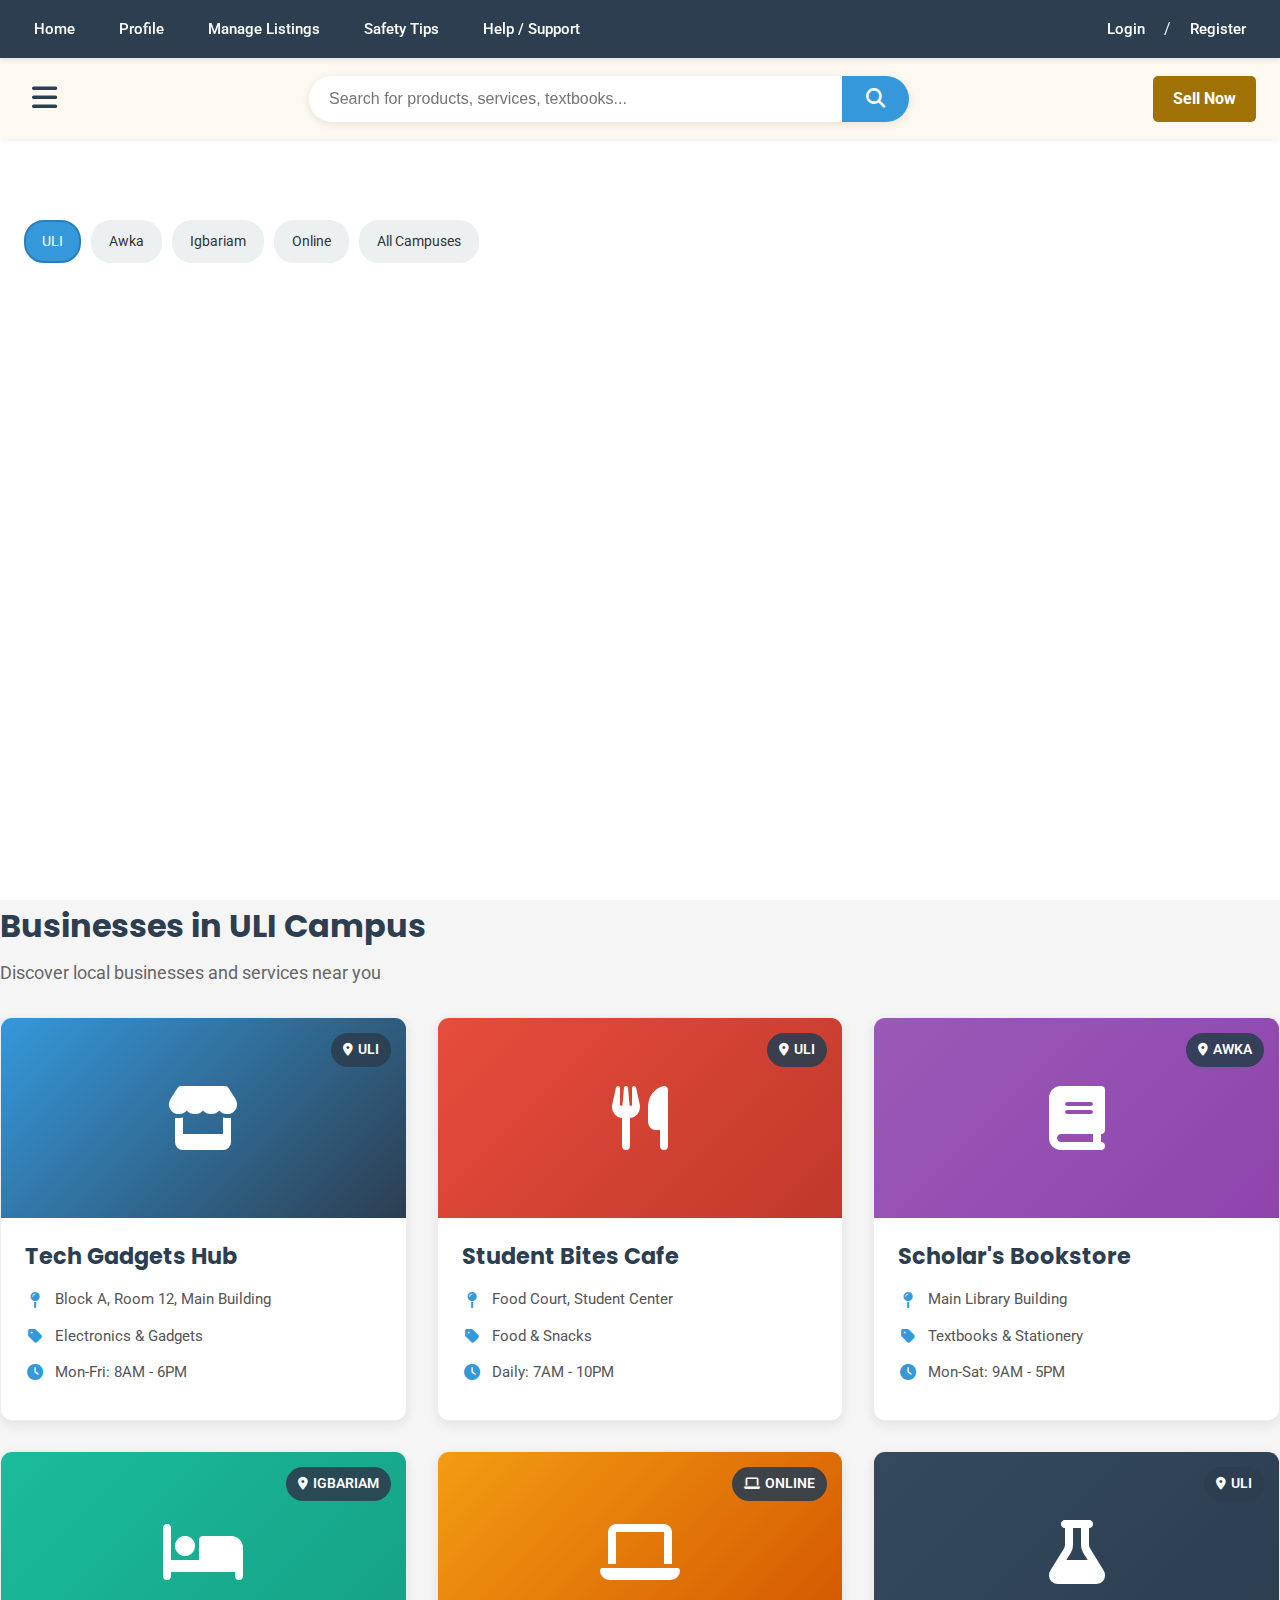
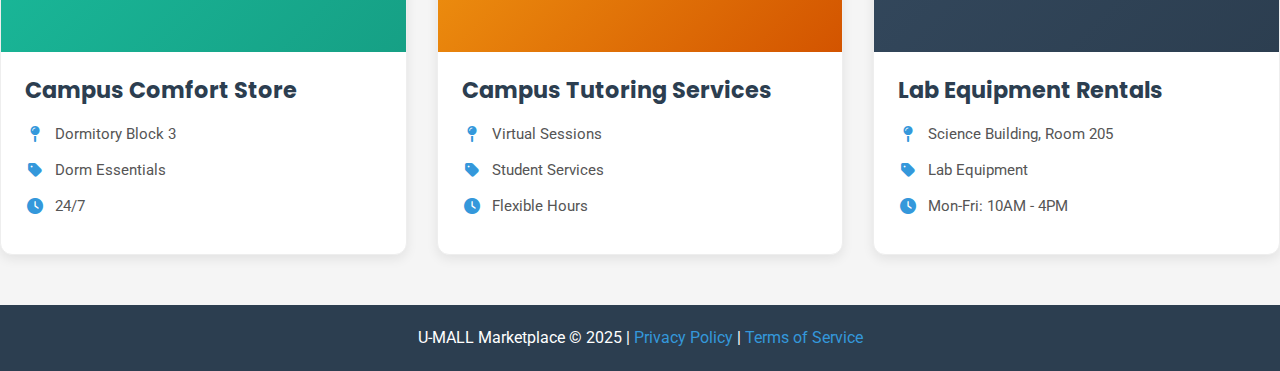
<file: public/index.html>
<!DOCTYPE html>
<html lang="en">
<head>
    <meta charset="UTF-8">
    <meta name="viewport" content="width=device-width, initial-scale=1.0">
    <title>Cell Noun - Campus Marketplace</title>
    <link rel="stylesheet" href="CSS/header-component.css">
    <link rel="stylesheet" href="CSS/index.css">
    <link rel="stylesheet" href="https://cdnjs.cloudflare.com/ajax/libs/font-awesome/6.4.0/css/all.min.css">
    <link rel="preconnect" href="https://fonts.googleapis.com">
    <link rel="preconnect" href="https://fonts.gstatic.com" crossorigin>
    <link href="https://fonts.googleapis.com/css2?family=Poppins:wght@300;400;500;600;700&family=Roboto:wght@300;400;500&display=swap" rel="stylesheet">
</head>
<body>

    <!-- Header will be inserted here -->
    <div id="header-placeholder"></div>

    <!-- Main container -->
    <div class="container">
        
        <!-- Upper column with two rows -->
        <header class="header">
            <!-- Header component will be loaded here -->
            <div id="header-component"></div>
            
            <!-- Second row with milky/cream background -->
            <div class="second-row">
                <div class="menu-icon-container">
                    <button id="menu-toggle" class="menu-toggle" aria-label="Toggle menu">
                        <i class="fas fa-bars"></i>
                    </button>
                </div>
                
                <div class="search-container">
                    <div class="search-bar">
                        <input type="text" id="search-input" placeholder="Search for products, services, textbooks...">
                        <button id="search-button" class="search-button">
                            <i class="fas fa-search"></i>
                        </button>
                    </div>
                </div>
                
                <div class="sell-now-tab">
                    <a href="sign.html#signin-form" class="sell-link">Sell Now</a>
                </div>
            </div>
        </header>
        
        <!-- Side menu panel (hidden by default) -->
        <nav id="side-menu" class="side-menu">
            <div class="menu-header">
                <h2>Filter by Campus</h2>
                <button id="close-menu" class="close-menu" aria-label="Close menu">
                    <i class="fas fa-times"></i>
                </button>
            </div>
            
            <div class="campus-filter">
                <div class="filter-header">
                    <i class="fas fa-university"></i>
                    <h3>Select Campus</h3>
                </div>
                <ul class="campus-list">
                    <li class="campus-item" data-campus="all">
                        <i class="fas fa-globe"></i>
                        <span>All Campuses</span>
                        <span class="campus-count">(45)</span>
                    </li>
                    <li class="campus-item active" data-campus="uli">
                        <i class="fas fa-map-marker-alt"></i>
                        <span>ULI Campus</span>
                        <span class="campus-count">(18)</span>
                    </li>
                    <li class="campus-item" data-campus="awka">
                        <i class="fas fa-map-marker-alt"></i>
                        <span>Awka Campus</span>
                        <span class="campus-count">(15)</span>
                    </li>
                    <li class="campus-item" data-campus="igbariam">
                        <i class="fas fa-map-marker-alt"></i>
                        <span>Igbariam Campus</span>
                        <span class="campus-count">(12)</span>
                    </li>
                    <li class="campus-item" data-campus="online">
                        <i class="fas fa-laptop"></i>
                        <span>Online Services</span>
                        <span class="campus-count">(25)</span>
                    </li>
                </ul>
            </div>
            
            <div class="category-section">
                <div class="filter-header">
                    <i class="fas fa-list"></i>
                    <h3>Categories</h3>
                </div>
                <ul class="menu-list">
                    <li class="menu-item">
                        <a href="#">
                            <i class="fas fa-bed"></i>
                            Dorm and Room Materials
                            <span class="category-count">(23)</span>
                        </a>
                    </li>
                    <li class="menu-item">
                        <a href="#">
                            <i class="fas fa-utensils"></i>
                            Food and Snacks
                            <span class="category-count">(31)</span>
                        </a>
                    </li>
                    <li class="menu-item">
                        <a href="#">
                            <i class="fas fa-flask"></i>
                            Medical/Laboratory Equipment
                            <span class="category-count">(12)</span>
                        </a>
                    </li>
                    <li class="menu-item">
                        <a href="#">
                            <i class="fas fa-user-graduate"></i>
                            Student Services
                            <span class="category-count">(28)</span>
                        </a>
                    </li>
                    <li class="menu-item">
                        <a href="#">
                            <i class="fas fa-book"></i>
                            Textbooks for Sale
                            <span class="campus-count">(42)</span>
                        </a>
                    </li>
                    <li class="menu-item">
                        <a href="#">
                            <i class="fas fa-hotel"></i>
                            Lodges and Accommodation
                            <span class="category-count">(19)</span>
                        </a>
                    </li>
                </ul>
            </div>
            
            <div class="menu-footer">
                <p>© 2023 Cell Noun. All rights reserved.</p>
            </div>
        </nav>
        
        <!-- Overlay for menu background (hidden by default) -->
        <div id="overlay" class="overlay"></div>
        
        <!-- Main content area with business cards -->
        <main class="main-content">
            <div class="content-wrapper">

                <!-- Campus filter chips -->
              
                        
                       
                    </div>
                    <div class="campus-chips-container">
                        <span class="chip active" data-campus="uli">ULI</span>
                        <span class="chip" data-campus="awka">Awka</span>
                        <span class="chip" data-campus="igbariam">Igbariam</span>
                        <span class="chip" data-campus="online">Online</span>
                        <span class="chip" data-campus="all">All Campuses</span>
                    </div>
                </div>
                
                <!-- Business cards grid -->
                <section class="business-cards-section">
                    <h2 class="section-title">Businesses in ULI Campus</h2>
                    <p class="section-subtitle">Discover local businesses and services near you</p>
                    
                    <div class="business-cards-grid">
                        <!-- Business Card 1 -->
                        <a href="display.html?id=1" class="business-card" data-campus="uli">
                            <div class="business-image">
                                <div class="image-placeholder">
                                    <i class="fas fa-store"></i>
                                </div>
                                <div class="campus-badge">
                                    <i class="fas fa-map-marker-alt"></i> ULI
                                </div>
                            </div>
                            <div class="business-info">
                                <h3 class="business-name">Tech Gadgets Hub</h3>
                                <div class="business-location">
                                    <i class="fas fa-map-pin"></i>
                                    <span>Block A, Room 12, Main Building</span>
                                </div>
                                <div class="business-category">
                                    <i class="fas fa-tag"></i>
                                    <span>Electronics & Gadgets</span>
                                </div>
                                <div class="business-hours">
                                    <i class="fas fa-clock"></i>
                                    <span>Mon-Fri: 8AM - 6PM</span>
                                </div>
                            </div>
                        </a>
                        
                        <!-- Business Card 2 -->
                        <a href="display.html?id=2" class="business-card" data-campus="uli">
                            <div class="business-image">
                                <div class="image-placeholder food">
                                    <i class="fas fa-utensils"></i>
                                </div>
                                <div class="campus-badge">
                                    <i class="fas fa-map-marker-alt"></i> ULI
                                </div>
                            </div>
                            <div class="business-info">
                                <h3 class="business-name">Student Bites Cafe</h3>
                                <div class="business-location">
                                    <i class="fas fa-map-pin"></i>
                                    <span>Food Court, Student Center</span>
                                </div>
                                <div class="business-category">
                                    <i class="fas fa-tag"></i>
                                    <span>Food & Snacks</span>
                                </div>
                                <div class="business-hours">
                                    <i class="fas fa-clock"></i>
                                    <span>Daily: 7AM - 10PM</span>
                                </div>
                            </div>
                        </a>
                        
                        <!-- Business Card 3 -->
                        <a href="display.html?id=3" class="business-card" data-campus="awka">
                            <div class="business-image">
                                <div class="image-placeholder books">
                                    <i class="fas fa-book"></i>
                                </div>
                                <div class="campus-badge">
                                    <i class="fas fa-map-marker-alt"></i> AWKA
                                </div>
                            </div>
                            <div class="business-info">
                                <h3 class="business-name">Scholar's Bookstore</h3>
                                <div class="business-location">
                                    <i class="fas fa-map-pin"></i>
                                    <span>Main Library Building</span>
                                </div>
                                <div class="business-category">
                                    <i class="fas fa-tag"></i>
                                    <span>Textbooks & Stationery</span>
                                </div>
                                <div class="business-hours">
                                    <i class="fas fa-clock"></i>
                                    <span>Mon-Sat: 9AM - 5PM</span>
                                </div>
                            </div>
                        </a>
                        
                        <!-- Business Card 4 -->
                        <a href="display.html?id=4" class="business-card" data-campus="igbariam">
                            <div class="business-image">
                                <div class="image-placeholder dorm">
                                    <i class="fas fa-bed"></i>
                                </div>
                                <div class="campus-badge">
                                    <i class="fas fa-map-marker-alt"></i> IGBARIAM
                                </div>
                            </div>
                            <div class="business-info">
                                <h3 class="business-name">Campus Comfort Store</h3>
                                <div class="business-location">
                                    <i class="fas fa-map-pin"></i>
                                    <span>Dormitory Block 3</span>
                                </div>
                                <div class="business-category">
                                    <i class="fas fa-tag"></i>
                                    <span>Dorm Essentials</span>
                                </div>
                                <div class="business-hours">
                                    <i class="fas fa-clock"></i>
                                    <span>24/7</span>
                                </div>
                            </div>
                        </a>
                        
                        <!-- Business Card 5 -->
                        <a href="display.html?id=5" class="business-card" data-campus="online">
                            <div class="business-image">
                                <div class="image-placeholder online">
                                    <i class="fas fa-laptop"></i>
                                </div>
                                <div class="campus-badge">
                                    <i class="fas fa-laptop"></i> ONLINE
                                </div>
                            </div>
                            <div class="business-info">
                                <h3 class="business-name">Campus Tutoring Services</h3>
                                <div class="business-location">
                                    <i class="fas fa-map-pin"></i>
                                    <span>Virtual Sessions</span>
                                </div>
                                <div class="business-category">
                                    <i class="fas fa-tag"></i>
                                    <span>Student Services</span>
                                </div>
                                <div class="business-hours">
                                    <i class="fas fa-clock"></i>
                                    <span>Flexible Hours</span>
                                </div>
                            </div>
                        </a>
                        
                        <!-- Business Card 6 -->
                        <a href="display.html?id=6" class="business-card" data-campus="uli">
                            <div class="business-image">
                                <div class="image-placeholder lab">
                                    <i class="fas fa-flask"></i>
                                </div>
                                <div class="campus-badge">
                                    <i class="fas fa-map-marker-alt"></i> ULI
                                </div>
                            </div>
                            <div class="business-info">
                                <h3 class="business-name">Lab Equipment Rentals</h3>
                                <div class="business-location">
                                    <i class="fas fa-map-pin"></i>
                                    <span>Science Building, Room 205</span>
                                </div>
                                <div class="business-category">
                                    <i class="fas fa-tag"></i>
                                    <span>Lab Equipment</span>
                                </div>
                                <div class="business-hours">
                                    <i class="fas fa-clock"></i>
                                    <span>Mon-Fri: 10AM - 4PM</span>
                                </div>
                            </div>
                        </a>
                    </div>
                </section>
                
                <!-- No results message (hidden by default) -->
                <div id="no-results" class="no-results" style="display: none;">
                    <i class="fas fa-search"></i>
                    <h3>No businesses found</h3>
                    <p>Try selecting a different campus or search term</p>
                </div>
            </div>
        </main>
        
        <footer class="footer">
            <p>U-MALL Marketplace &copy; 2025 | <a href="#">Privacy Policy</a> | <a href="#">Terms of Service</a></p>
        </footer>
    </div>

    <!-- JavaScript to load header component -->
    <script>
        // Load header component
        function loadHeader() {
            fetch('header-component.html')
                .then(response => response.text())
                .then(data => {
                    document.getElementById('header-component').innerHTML = data;
                })
                .catch(error => {
                    console.error('Error loading header component:', error);
                    // Fallback header in case fetch fails
                    document.getElementById('header-component').innerHTML = `
                        <div class="top-row">
                            <div class="top-left">
                                <a href="#" class="top-link">Safety Tips</a>
                                <a href="#" class="top-link">Help / Support</a>
                            </div>
                            <div class="top-right">
                                <a href="sign.html#signin-form" class="top-link">Login</a>
                                <span class="slash">/</span>
                                <a href="sign.html#signup-form" class="top-link">Register</a>
                            </div>
                        </div>
                    `;
                });
        }
        
        // Load header when DOM is ready
        document.addEventListener('DOMContentLoaded', loadHeader);
    </script>
    
    <script src="JS/index.js"></script>
</body>
</html>
</file>
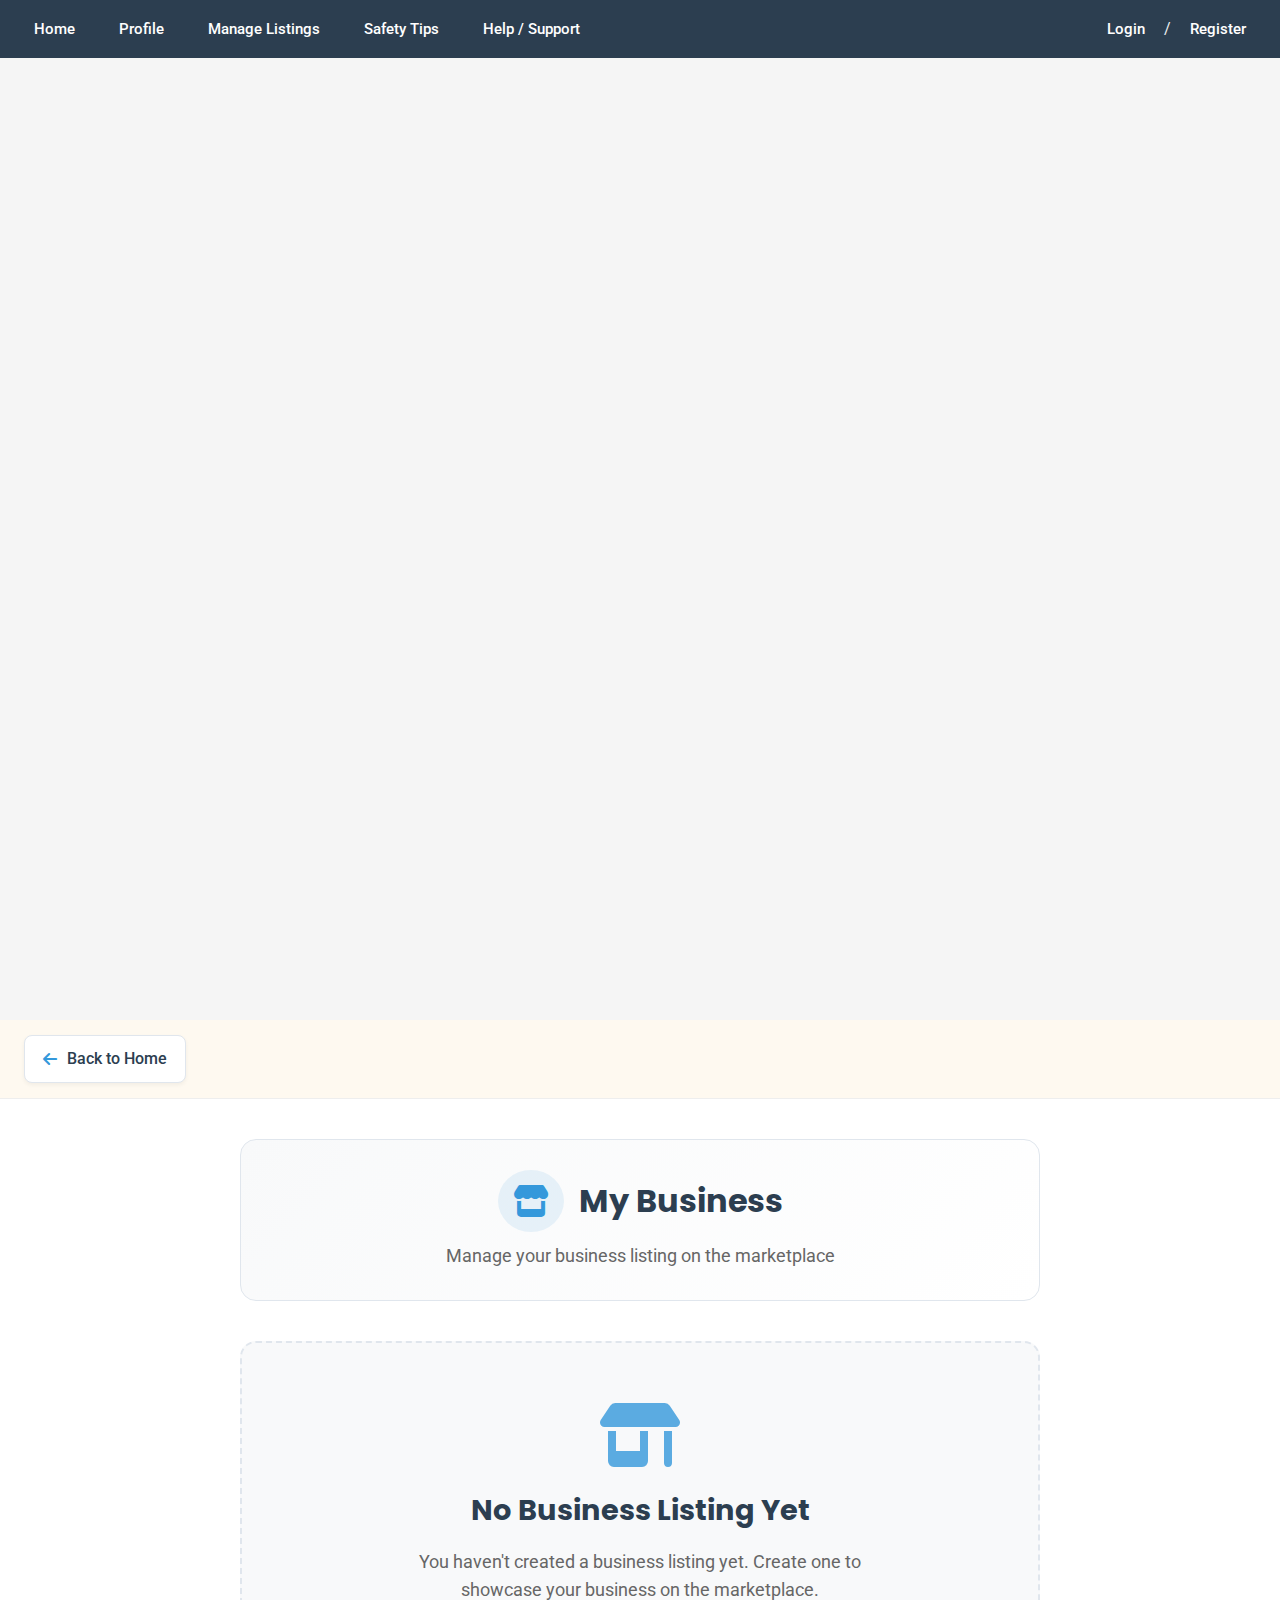
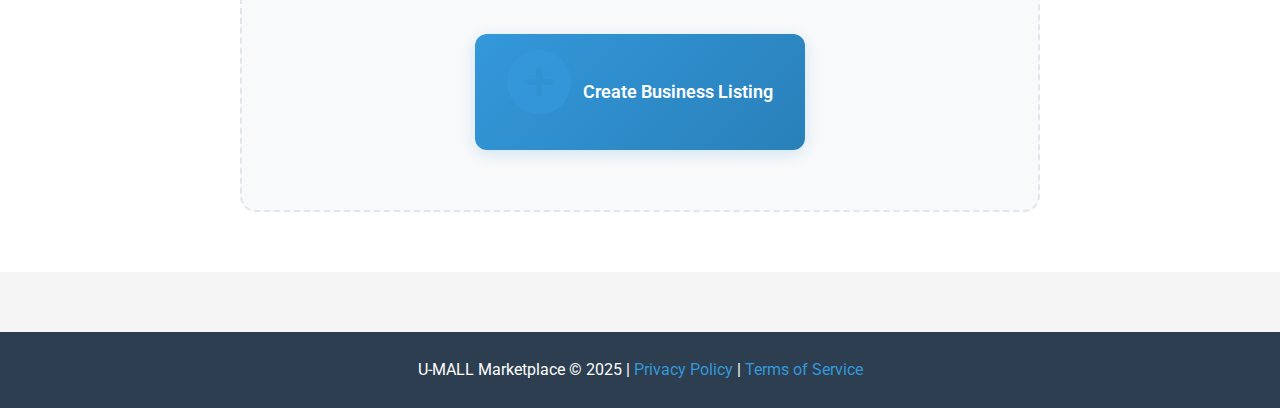
<file: public/manage-listing.html>
<!DOCTYPE html>
<html lang="en">
<head>
    <meta charset="UTF-8">
    <meta name="viewport" content="width=device-width, initial-scale=1.0">
    <title>My Business - Cell Noun</title>
    <link rel="stylesheet" href="https://cdnjs.cloudflare.com/ajax/libs/font-awesome/6.4.0/css/all.min.css">
    <link rel="preconnect" href="https://fonts.googleapis.com">
    <link rel="preconnect" href="https://fonts.gstatic.com" crossorigin>
    <link href="https://fonts.googleapis.com/css2?family=Poppins:wght@300;400;500;600;700&family=Roboto:wght@300;400;500&display=swap" rel="stylesheet">
    <style>
       /* Reset and base styles */
        * {
            margin: 0;
            padding: 0;
            box-sizing: border-box;
        }

        body {
            font-family: 'Roboto', sans-serif;
            line-height: 1.6;
            color: #333;
            background-color: #f5f5f5;
        }

        .container {
            display: flex;
            flex-direction: column;
            min-height: 100vh;
        }

        /* Header styles */
        .header {
            width: 100%;
            position: fixed;
            top: 0;
            z-index: 100;
            background-color: #2c3e50;
        }

        /* Top row - Hidden on mobile, visible on desktop */
        .top-row {
            display: none;
        }

       

    

      
       

        /* Back button container */
        .back-container {
            background-color: #fef9f0;
            padding: 15px 24px;
           
            border-bottom: 1px solid #eee;
            position: relative;
            top: 120px;
            z-index: 90;
        }

        .back-button {
            display: inline-flex;
            align-items: center;
            gap: 10px;
            text-decoration: none;
            color: #2c3e50;
            font-weight: 500;
            padding: 10px 18px;
            border-radius: 8px;
            background-color: white;
            border: 1px solid #e0e6ed;
            transition: all 0.3s;
            box-shadow: 0 2px 4px rgba(0,0,0,0.05);
        }

        .back-button:hover {
            background-color: #3498db;
            color: white;
            border-color: #3498db;
            transform: translateX(-3px);
            box-shadow: 0 4px 8px rgba(52, 152, 219, 0.2);
        }

        .back-button:hover i {
            color: white;
        }

        .back-button i {
            color: #3498db;
            transition: color 0.3s;
        }

        /* Main content */
        .main-content {
            flex-grow: 1;
            background-color: white;
            padding: 40px 24px;
            margin-top: 120px;
        }

        .content-wrapper {
            max-width: 800px;
            margin: 0 auto;
            width: 100%;
        }

        /* Page header - Simplified */
        .page-header {
            margin-bottom: 40px;
            padding: 30px;
            background: linear-gradient(135deg, #f8f9fa 0%, #ffffff 100%);
            border-radius: 16px;
            border: 1px solid #e0e6ed;
            text-align: center;
        }

        .page-header h1 {
            font-family: 'Poppins', sans-serif;
            font-size: 2rem;
            color: #2c3e50;
            margin-bottom: 10px;
            display: flex;
            align-items: center;
            justify-content: center;
            gap: 15px;
        }

        .page-header h1 i {
            color: #3498db;
            background-color: rgba(52, 152, 219, 0.1);
            padding: 15px;
            border-radius: 50%;
        }

        .page-header p {
            color: #666;
            font-size: 1.1rem;
            max-width: 600px;
            margin: 0 auto;
            line-height: 1.6;
        }

        /* Business card - Simplified */
        .business-card {
            background-color: white;
            border-radius: 16px;
            overflow: hidden;
            box-shadow: 0 4px 20px rgba(0,0,0,0.08);
            border: 1px solid #e0e6ed;
            margin-bottom: 30px;
            transition: transform 0.3s, box-shadow 0.3s;
        }

        .business-card:hover {
            transform: translateY(-5px);
            box-shadow: 0 8px 30px rgba(0,0,0,0.12);
        }

        .business-header {
            background: linear-gradient(135deg, #3498db 0%, #2c3e50 100%);
            padding: 30px;
            position: relative;
            color: white;
        }

        .business-header-content {
            display: flex;
            align-items: center;
            gap: 20px;
        }

        .business-icon {
            font-size: 2.5rem;
            background-color: rgba(255, 255, 255, 0.2);
            padding: 20px;
            border-radius: 50%;
            display: flex;
            align-items: center;
            justify-content: center;
            width: 80px;
            height: 80px;
        }

        .business-title {
            flex: 1;
        }

        .business-title h3 {
            font-family: 'Poppins', sans-serif;
            font-size: 1.8rem;
            margin-bottom: 8px;
            color: white;
        }

        .status-badge {
            position: absolute;
            top: 20px;
            right: 20px;
            padding: 8px 16px;
            border-radius: 20px;
            font-size: 0.9rem;
            font-weight: 600;
            color: white;
            background-color: rgba(46, 204, 113, 0.9);
            backdrop-filter: blur(10px);
        }

        /* Business info - Simplified */
        .business-info {
            padding: 30px;
        }

        .info-grid {
            display: grid;
            grid-template-columns: repeat(auto-fit, minmax(250px, 1fr));
            gap: 20px;
            margin-bottom: 30px;
        }

        .info-item {
            display: flex;
            align-items: flex-start;
            gap: 15px;
            padding: 20px;
            background-color: #f8f9fa;
            border-radius: 12px;
            border: 1px solid #e0e6ed;
            transition: all 0.3s;
        }

        .info-item:hover {
            background-color: #e8f4fc;
            border-color: #3498db;
            transform: translateY(-2px);
        }

        .info-item i {
            color: #3498db;
            font-size: 1.2rem;
            margin-top: 2px;
            min-width: 20px;
        }

        .info-content {
            flex: 1;
        }

        .info-label {
            display: block;
            font-size: 0.9rem;
            color: #666;
            margin-bottom: 5px;
            font-weight: 500;
        }

        .info-value {
            display: block;
            color: #2c3e50;
            font-weight: 600;
            font-size: 1.1rem;
        }

        /* Description section */
        .description-section {
            background-color: #f8f9fa;
            padding: 25px;
            border-radius: 12px;
            border: 1px solid #e0e6ed;
            margin-bottom: 30px;
        }

        .description-section h4 {
            font-family: 'Poppins', sans-serif;
            color: #2c3e50;
            margin-bottom: 15px;
            font-size: 1.3rem;
            display: flex;
            align-items: center;
            gap: 10px;
        }

        .description-section h4 i {
            color: #3498db;
        }

        .description-content {
            color: #555;
            line-height: 1.7;
            font-size: 1.05rem;
        }

        /* Action buttons - Simplified */
        .action-buttons {
            display: flex;
            gap: 15px;
            margin-top: 30px;
            padding-top: 30px;
            border-top: 1px solid #e0e6ed;
        }

        .action-btn {
            flex: 1;
            padding: 16px 24px;
            border-radius: 12px;
            border: none;
            font-weight: 600;
            cursor: pointer;
            display: flex;
            align-items: center;
            justify-content: center;
            gap: 12px;
            transition: all 0.3s;
            font-size: 1.05rem;
            text-decoration: none;
        }

        .edit-btn {
            background-color: #3498db;
            color: white;
        }

        .edit-btn:hover {
            background-color: #2980b9;
            transform: translateY(-2px);
            box-shadow: 0 6px 15px rgba(52, 152, 219, 0.3);
        }

        .delete-btn {
            background-color: #e8f4fc;
            color: #e74c3c;
            border: 1px solid #e0e6ed;
        }

        .delete-btn:hover {
            background-color: #ffeaea;
            border-color: #e74c3c;
            transform: translateY(-2px);
            box-shadow: 0 6px 15px rgba(231, 76, 60, 0.1);
        }

        /* No listings message */
        .no-listings {
            text-align: center;
            padding: 60px 40px;
            background-color: #f8f9fa;
            border-radius: 16px;
            border: 2px dashed #e0e6ed;
            margin: 20px 0;
        }

        .no-listings i {
            font-size: 4rem;
            color: #3498db;
            margin-bottom: 20px;
            opacity: 0.8;
        }

        .no-listings h3 {
            font-family: 'Poppins', sans-serif;
            color: #2c3e50;
            margin-bottom: 15px;
            font-size: 1.8rem;
        }

        .no-listings p {
            color: #666;
            font-size: 1.1rem;
            margin-bottom: 30px;
            max-width: 500px;
            margin-left: auto;
            margin-right: auto;
            line-height: 1.6;
        }

        .btn-add-listing {
            display: inline-flex;
            align-items: center;
            gap: 12px;
            background: linear-gradient(135deg, #3498db 0%, #2980b9 100%);
            color: white;
            padding: 16px 32px;
            border-radius: 12px;
            text-decoration: none;
            font-weight: 600;
            transition: all 0.3s;
            border: none;
            cursor: pointer;
            font-size: 1.1rem;
            box-shadow: 0 4px 15px rgba(52, 152, 219, 0.2);
        }

        .btn-add-listing:hover {
            transform: translateY(-3px);
            box-shadow: 0 8px 25px rgba(52, 152, 219, 0.3);
        }

        /* Footer */
        .footer {
            background-color: #2c3e50;
            color: white;
            text-align: center;
            padding: 25px;
            margin-top: 60px;
        }

        .footer a {
            color: #3498db;
            text-decoration: none;
            transition: color 0.3s;
        }

        .footer a:hover {
            color: #2980b9;
            text-decoration: underline;
        }

        /* Modal styles */
        .modal {
            display: none;
            position: fixed;
            top: 0;
            left: 0;
            width: 100%;
            height: 100%;
            background-color: rgba(0,0,0,0.5);
            z-index: 2000;
            align-items: center;
            justify-content: center;
            padding: 20px;
        }

        .modal.active {
            display: flex;
        }

        .modal-content {
            background-color: white;
            border-radius: 16px;
            width: 100%;
            max-width: 500px;
            overflow: hidden;
            box-shadow: 0 20px 50px rgba(0,0,0,0.2);
        }

        .modal-header {
            display: flex;
            justify-content: space-between;
            align-items: center;
            padding: 24px;
            background-color: #f8f9fa;
            border-bottom: 1px solid #e0e6ed;
        }

        .modal-header h2 {
            font-family: 'Poppins', sans-serif;
            color: #2c3e50;
            display: flex;
            align-items: center;
            gap: 12px;
            font-size: 1.5rem;
        }

        .modal-header h2 i {
            color: #3498db;
        }

        .close-modal {
            background: none;
            border: none;
            font-size: 1.8rem;
            color: #7f8c8d;
            cursor: pointer;
            padding: 0;
            width: 36px;
            height: 36px;
            display: flex;
            align-items: center;
            justify-content: center;
            border-radius: 50%;
            transition: all 0.3s;
        }

        .close-modal:hover {
            background-color: #e0e6ed;
            color: #2c3e50;
        }

        .modal-body {
            padding: 24px;
        }

        /* Form styles - Simplified */
        .form-group {
            margin-bottom: 20px;
        }

        .form-group label {
            display: block;
            margin-bottom: 8px;
            font-weight: 500;
            color: #2c3e50;
            font-size: 1rem;
        }

        .form-control {
            width: 100%;
            padding: 14px 16px;
            border-radius: 10px;
            border: 1px solid #e0e6ed;
            font-size: 1rem;
            color: #333;
            background-color: white;
            transition: all 0.3s;
        }

        .form-control:focus {
            outline: none;
            border-color: #3498db;
            box-shadow: 0 0 0 3px rgba(52, 152, 219, 0.1);
        }

        .form-hint {
            display: block;
            margin-top: 8px;
            color: #7f8c8d;
            font-size: 0.9rem;
        }

        .form-actions {
            display: flex;
            justify-content: flex-end;
            gap: 15px;
            margin-top: 30px;
            padding-top: 20px;
            border-top: 1px solid #e0e6ed;
        }

        .btn-cancel,
        .btn-save,
        .btn-delete {
            padding: 14px 28px;
            border-radius: 10px;
            font-weight: 600;
            cursor: pointer;
            border: none;
            transition: all 0.3s;
            min-width: 120px;
            font-size: 1rem;
        }

        .btn-cancel {
            background-color: #f8f9fa;
            color: #666;
            border: 1px solid #e0e6ed;
        }

        .btn-cancel:hover {
            background-color: #e0e6ed;
        }

        .btn-save {
            background-color: #3498db;
            color: white;
        }

        .btn-save:hover {
            background-color: #2980b9;
            transform: translateY(-2px);
            box-shadow: 0 4px 15px rgba(52, 152, 219, 0.3);
        }

        /* Delete confirmation */
        .delete-confirmation {
            text-align: center;
            padding: 20px 0;
        }

        .delete-confirmation p {
            color: #555;
            line-height: 1.6;
            margin-bottom: 20px;
            font-size: 1.1rem;
        }

        .warning-text {
            color: #e74c3c;
            font-weight: 500;
            background-color: rgba(231, 76, 60, 0.1);
            padding: 15px;
            border-radius: 10px;
            border-left: 4px solid #e74c3c;
            margin: 20px 0;
            text-align: left;
        }

        .btn-delete {
            background-color: #e74c3c;
            color: white;
        }

        .btn-delete:hover {
            background-color: #c0392b;
            transform: translateY(-2px);
            box-shadow: 0 4px 15px rgba(231, 76, 60, 0.3);
        }

        /* Success modal */
        .success-modal {
            text-align: center;
            padding: 40px 30px;
        }

        .modal-icon {
            font-size: 4rem;
            color: #2ecc71;
            margin-bottom: 20px;
        }

        .success-modal h3 {
            font-family: 'Poppins', sans-serif;
            color: #2c3e50;
            margin-bottom: 15px;
            font-size: 1.8rem;
        }

        .success-modal p {
            color: #666;
            margin-bottom: 30px;
            font-size: 1.1rem;
        }

        .btn-ok {
            padding: 14px 40px;
            background-color: #3498db;
            color: white;
            border: none;
            border-radius: 10px;
            font-weight: 600;
            cursor: pointer;
            transition: all 0.3s;
            font-size: 1.1rem;
        }

        .btn-ok:hover {
            background-color: #2980b9;
            transform: translateY(-2px);
            box-shadow: 0 4px 15px rgba(52, 152, 219, 0.3);
        }

        /* Responsive styles */
        @media (max-width: 768px) {
            .main-content {
                padding: 30px 16px;
                margin-top: 120px;
            }
            
            .back-container {
                
                padding: 15px 16px;
            }
            
            .page-header {
                padding: 25px 20px;
            }
            
            .page-header h1 {
                font-size: 1.6rem;
                flex-direction: column;
                gap: 10px;
            }
            
            .info-grid {
                grid-template-columns: 1fr;
            }
            
            .action-buttons {
                flex-direction: column;
            }
            
            .action-btn {
                width: 100%;
            }
            
            .business-header-content {
                flex-direction: column;
                text-align: center;
            }
            
            .business-icon {
                width: 70px;
                height: 70px;
                font-size: 2rem;
            }
        }

        @media (min-width: 769px) {
            /* Show top row on desktop */
            .top-row {
                display: flex;
                justify-content: space-between;
                align-items: center;
                background-color: #2c3e50;
                color: white;
                padding: 12px 24px;
                width: 100%;
            }

            .top-left {
                display: flex;
                gap: 24px;
            }

            .top-link {
                color: white;
                text-decoration: none;
                font-weight: 500;
                font-size: 0.95rem;
                transition: color 0.3s;
                padding: 5px 10px;
                border-radius: 4px;
            }

            .top-link:hover {
                color: #3498db;
                background-color: rgba(255, 255, 255, 0.1);
            }

            .slash {
                margin: 0 5px;
                color: #ecf0f1;
            }

            /* Adjust second row for desktop */
            .second-row {
                padding: 16px 24px;
                display: grid;
                grid-template-columns: auto 1fr auto;
                gap: 20px;
            }

            .menu-toggle {
                font-size: 1.8rem;
                grid-column: 1;
            }

            .search-container {
                max-width: 600px;
                margin: 0;
                grid-column: 2;
            }

            #search-input {
                padding: 14px 20px;
                font-size: 1rem;
            }

            /* Sell Now button positioned to the right of search bar on desktop */
            .sell-now-tab {
                grid-column: 3;
            }

            .sell-link {
                padding: 10px 20px;
                font-size: 1rem;
            }
        }

        @media (max-width: 480px) {
            .page-header h1 {
                font-size: 1.4rem;
            }
            
            .page-header p {
                font-size: 1rem;
            }
            
            .form-actions {
                flex-direction: column;
            }
            
            .btn-cancel,
            .btn-save,
            .btn-delete {
                width: 100%;
                min-width: auto;
            }
            
            .business-info {
                padding: 20px;
            }
            
            .modal-content {
                margin: 10px;
            }
        }
    </style>
</head>
<body>
    <!-- Main container -->
    <div class="container">
        
        <!-- Header -->
        <header class="header">
            <!-- First row - only shown on desktop -->
            <div class="top-row">
                <div class="top-left">
                    <a href="index.html" class="top-link">Home</a>
                    <a href="profile.html" class="top-link">Profile</a>
                    <a href="manage-listing.html" class="top-link">Manage Listings</a>
                    <a href="safety.html" class="top-link">Safety Tips</a>
                    <a href="#" class="top-link">Help / Support</a>
                </div>
                <div class="top-right">
                    <a href="sign.html#signin-page" class="top-link">Login</a>
                    <span class="slash">/</span>
                    <a href="sign.html#signup-page" class="top-link">Register</a>
                </div>
            </div>
            
            
            </div>
        </header>
        
        <!-- Back button -->
        <div class="back-container">
            <a href="index.html" class="back-button">
                <i class="fas fa-arrow-left"></i> Back to Home
            </a>
        </div>
        
        <!-- Main content -->
        <main class="main-content">
            <div class="content-wrapper">
                <!-- Page header -->
                <div class="page-header">
                    <h1><i class="fas fa-store"></i> My Business</h1>
                    <p>Manage your business listing on the marketplace</p>
                </div>
                
                <!-- Business Listing Section -->
                <div id="business-section">
                    <!-- No Business Message (shown by default) -->
                    <div id="no-business-message" class="no-listings">
                        <i class="fas fa-store-alt"></i>
                        <h3>No Business Listing Yet</h3>
                        <p>You haven't created a business listing yet. Create one to showcase your business on the marketplace.</p>
                        <a href="listings.html" class="btn-add-listing">
                            <i class="fas fa-plus-circle"></i> Create Business Listing
                        </a>
                    </div>
                    
                    <!-- Business Card (hidden by default) -->
                    <div id="business-card" class="business-card" style="display: none;">
                        <div class="business-header">
                            <span class="status-badge active">Active</span>
                            <div class="business-header-content">
                                <div class="business-icon">
                                    <i class="fas fa-store"></i>
                                </div>
                                <div class="business-title">
                                    <h3 id="business-name">Business Name</h3>
                                </div>
                            </div>
                        </div>
                        
                        <div class="business-info">
                            <div class="info-grid">
                                <div class="info-item">
                                    <i class="fas fa-tag"></i>
                                    <div class="info-content">
                                        <span class="info-label">Category</span>
                                        <span class="info-value" id="business-category">Category</span>
                                    </div>
                                </div>
                                <div class="info-item">
                                    <i class="fas fa-map-marker-alt"></i>
                                    <div class="info-content">
                                        <span class="info-label">Location</span>
                                        <span class="info-value" id="business-location">Location</span>
                                    </div>
                                </div>
                                <div class="info-item">
                                    <i class="fas fa-clock"></i>
                                    <div class="info-content">
                                        <span class="info-label">Business Hours</span>
                                        <span class="info-value" id="business-hours">Business Hours</span>
                                    </div>
                                </div>
                                <div class="info-item">
                                    <i class="fas fa-phone"></i>
                                    <div class="info-content">
                                        <span class="info-label">Contact</span>
                                        <span class="info-value" id="business-contact">Contact</span>
                                    </div>
                                </div>
                            </div>
                            
                            <div class="description-section">
                                <h4><i class="fas fa-info-circle"></i> About the Business</h4>
                                <div class="description-content" id="business-description-text">
                                    Business description will appear here.
                                </div>
                            </div>
                            
                            <div class="action-buttons">
                                <button class="action-btn edit-btn" id="edit-business-btn">
                                    <i class="fas fa-edit"></i> Edit Business
                                </button>
                                <button class="action-btn delete-btn" id="delete-business-btn">
                                    <i class="fas fa-trash"></i> Remove Business
                                </button>
                            </div>
                        </div>
                    </div>
                </div>
            </div>
        </main>
        
        <!-- Footer -->
        <footer class="footer">
            <p>U-MALL Marketplace &copy; 2025 | <a href="#">Privacy Policy</a> | <a href="#">Terms of Service</a></p>
        </footer>
        
        <!-- Edit Business Modal -->
        <div id="edit-modal" class="modal">
            <div class="modal-content">
                <div class="modal-header">
                    <h2><i class="fas fa-edit"></i> Edit Business</h2>
                    <button class="close-modal">&times;</button>
                </div>
                <div class="modal-body">
                    <form id="edit-business-form">
                        <div class="form-group">
                            <label for="edit-business-name">Business Name</label>
                            <input type="text" id="edit-business-name" class="form-control" required>
                        </div>
                        
                        <div class="form-group">
                            <label for="edit-business-category">Category</label>
                            <select id="edit-business-category" class="form-control" required>
                                <option value="">Select Category</option>
                                <option value="electronics">Electronics & Gadgets</option>
                                <option value="food">Food & Snacks</option>
                                <option value="books">Textbooks & Stationery</option>
                                <option value="dorm">Dorm Essentials</option>
                                <option value="services">Student Services</option>
                                <option value="lab">Lab Equipment</option>
                                <option value="accommodation">Accommodation</option>
                                <option value="fashion">Fashion & Clothing</option>
                                <option value="health">Health & Wellness</option>
                                <option value="other">Other</option>
                            </select>
                        </div>
                        
                        <div class="form-group">
                            <label for="edit-business-campus">Campus</label>
                            <select id="edit-business-campus" class="form-control" required>
                                <option value="">Select Campus</option>
                                <option value="uli">ULI Campus</option>
                                <option value="awka">Awka Campus</option>
                                <option value="igbariam">Igbariam Campus</option>
                                <option value="online">Online Services</option>
                            </select>
                        </div>
                        
                        <div class="form-group">
                            <label for="edit-business-location">Location Details</label>
                            <input type="text" id="edit-business-location" class="form-control" required placeholder="e.g., Block A, Room 12, Main Building">
                        </div>
                        
                        <div class="form-group">
                            <label for="edit-business-description">Business Description</label>
                            <textarea id="edit-business-description" class="form-control" rows="4" required placeholder="Describe your business, products, or services..."></textarea>
                            <small class="form-hint">Tell customers what makes your business special</small>
                        </div>
                        
                        <div class="form-group">
                            <label for="edit-business-hours">Business Hours</label>
                            <input type="text" id="edit-business-hours" class="form-control" placeholder="e.g., Mon-Fri: 8AM-6PM, Sat: 10AM-4PM">
                        </div>
                        
                        <div class="form-group">
                            <label for="edit-business-contact">Contact Information</label>
                            <input type="text" id="edit-business-contact" class="form-control" required placeholder="Phone number or email address">
                        </div>
                        
                        <div class="form-actions">
                            <button type="button" class="btn-cancel close-modal">Cancel</button>
                            <button type="submit" class="btn-save">Save Changes</button>
                        </div>
                    </form>
                </div>
            </div>
        </div>
        
        <!-- Delete Confirmation Modal -->
        <div id="delete-modal" class="modal">
            <div class="modal-content">
                <div class="modal-header">
                    <h2><i class="fas fa-exclamation-triangle"></i> Remove Business</h2>
                    <button class="close-modal">&times;</button>
                </div>
                <div class="modal-body">
                    <div class="delete-confirmation">
                        <p>Are you sure you want to remove your business listing? This action cannot be undone.</p>
                        <p><strong id="delete-business-name">[Business Name]</strong></p>
                        <p class="warning-text">Your business will be removed from the marketplace immediately.</p>
                        
                        <div class="form-actions">
                            <button class="btn-cancel close-modal">Cancel</button>
                            <button id="confirm-delete" class="btn-delete">Remove Business</button>
                        </div>
                    </div>
                </div>
            </div>
        </div>
        
        <!-- Success Modal -->
        <div id="success-modal" class="modal">
            <div class="modal-content">
                <div class="success-modal">
                    <div class="modal-icon">
                        <i class="fas fa-check-circle"></i>
                    </div>
                    <h3>Success!</h3>
                    <p id="success-message">Your changes have been saved successfully.</p>
                    <button class="btn-ok">OK</button>
                </div>
            </div>
        </div>
    </div>

    <!-- JavaScript -->
    <script>
        // Wait for DOM to be fully loaded
        document.addEventListener('DOMContentLoaded', function() {
            
            // DOM Elements
            const noBusinessMessage = document.getElementById('no-business-message');
            const businessCard = document.getElementById('business-card');
            const editBusinessBtn = document.getElementById('edit-business-btn');
            const deleteBusinessBtn = document.getElementById('delete-business-btn');
            const editModal = document.getElementById('edit-modal');
            const deleteModal = document.getElementById('delete-modal');
            const successModal = document.getElementById('success-modal');
            const editForm = document.getElementById('edit-business-form');
            const deleteBusinessName = document.getElementById('delete-business-name');
            const confirmDeleteBtn = document.getElementById('confirm-delete');
            const closeModalBtns = document.querySelectorAll('.close-modal, .btn-ok, .btn-cancel');
            
            // Business data
            let businessData = loadBusinessData() || null;
            
            // Update UI based on whether user has a business
            function updateUI() {
                if (businessData) {
                    // User has a business - show business card
                    noBusinessMessage.style.display = 'none';
                    businessCard.style.display = 'block';
                    
                    // Update business card with data
                    document.getElementById('business-name').textContent = businessData.name;
                    document.getElementById('business-category').textContent = getCategoryName(businessData.category);
                    document.getElementById('business-location').textContent = businessData.location;
                    document.getElementById('business-hours').textContent = businessData.hours || 'Not specified';
                    document.getElementById('business-contact').textContent = businessData.contact;
                    document.getElementById('business-description-text').textContent = businessData.description;
                } else {
                    // User doesn't have a business - show message
                    noBusinessMessage.style.display = 'block';
                    businessCard.style.display = 'none';
                }
            }
            
            /**
             * Initialize the page
             */
            function init() {
                console.log('My Business page initialized');
                updateUI();
                initEventListeners();
                
                // Check if user just created a business (from listings page)
                checkForNewBusiness();
            }
            
            /**
             * Initialize event listeners
             */
            function initEventListeners() {
                // Edit business button
                if (editBusinessBtn) {
                    editBusinessBtn.addEventListener('click', openEditModal);
                }
                
                // Delete business button
                if (deleteBusinessBtn) {
                    deleteBusinessBtn.addEventListener('click', openDeleteModal);
                }
                
                // Edit form submission
                if (editForm) {
                    editForm.addEventListener('submit', handleEditSubmit);
                }
                
                // Delete confirmation
                if (confirmDeleteBtn) {
                    confirmDeleteBtn.addEventListener('click', handleDeleteBusiness);
                }
                
                // Modal close buttons
                closeModalBtns.forEach(button => {
                    button.addEventListener('click', closeModals);
                });
                
                // Modal overlay click
                const modals = document.querySelectorAll('.modal');
                modals.forEach(modal => {
                    modal.addEventListener('click', function(e) {
                        if (e.target === modal) {
                            closeModals();
                        }
                    });
                });
                
                // Escape key to close modals
                document.addEventListener('keydown', function(e) {
                    if (e.key === 'Escape') {
                        closeModals();
                    }
                });
            }
            
            /**
             * Check if user just created a business from listings page
             */
            function checkForNewBusiness() {
                // Check if there's a new business in localStorage
                const newBusiness = localStorage.getItem('newBusiness');
                if (newBusiness) {
                    try {
                        businessData = JSON.parse(newBusiness);
                        saveBusinessData();
                        localStorage.removeItem('newBusiness');
                        updateUI();
                        showSuccess('Business created successfully!');
                    } catch (error) {
                        console.error('Error parsing new business data:', error);
                    }
                }
            }
            
            /**
             * Open edit modal
             */
            function openEditModal() {
                if (!businessData) return;
                
                // Populate form with business data
                document.getElementById('edit-business-name').value = businessData.name || '';
                document.getElementById('edit-business-category').value = businessData.category || '';
                document.getElementById('edit-business-campus').value = businessData.campus || '';
                document.getElementById('edit-business-location').value = businessData.location || '';
                document.getElementById('edit-business-description').value = businessData.description || '';
                document.getElementById('edit-business-hours').value = businessData.hours || '';
                document.getElementById('edit-business-contact').value = businessData.contact || '';
                
                // Show modal
                editModal.classList.add('active');
                document.body.style.overflow = 'hidden';
            }
            
            /**
             * Open delete confirmation modal
             */
            function openDeleteModal() {
                if (!businessData) return;
                
                // Set business name in confirmation message
                deleteBusinessName.textContent = businessData.name;
                
                // Show modal
                deleteModal.classList.add('active');
                document.body.style.overflow = 'hidden';
            }
            
            /**
             * Close all modals
             */
            function closeModals() {
                editModal.classList.remove('active');
                deleteModal.classList.remove('active');
                successModal.classList.remove('active');
                document.body.style.overflow = 'auto';
            }
            
            /**
             * Handle edit form submission
             */
            function handleEditSubmit(e) {
                e.preventDefault();
                
                // Get form values
                const updatedBusiness = {
                    name: document.getElementById('edit-business-name').value.trim(),
                    category: document.getElementById('edit-business-category').value,
                    campus: document.getElementById('edit-business-campus').value,
                    location: document.getElementById('edit-business-location').value.trim(),
                    description: document.getElementById('edit-business-description').value.trim(),
                    hours: document.getElementById('edit-business-hours').value.trim() || null,
                    contact: document.getElementById('edit-business-contact').value.trim(),
                    updatedAt: new Date().toISOString()
                };
                
                // Keep original creation date
                if (businessData && businessData.createdAt) {
                    updatedBusiness.createdAt = businessData.createdAt;
                } else {
                    updatedBusiness.createdAt = new Date().toISOString();
                }
                
                // Validate required fields
                if (!updatedBusiness.name || !updatedBusiness.category || !updatedBusiness.campus || 
                    !updatedBusiness.location || !updatedBusiness.description || !updatedBusiness.contact) {
                    alert('Please fill in all required fields.');
                    return;
                }
                
                // Update business data
                businessData = updatedBusiness;
                
                // Save to localStorage
                saveBusinessData();
                
                // Update UI
                updateUI();
                
                // Show success message
                showSuccess('Business updated successfully!');
                
                // Close modal
                closeModals();
            }
            
            /**
             * Handle business deletion
             */
            function handleDeleteBusiness() {
                // Clear business data
                businessData = null;
                
                // Remove from localStorage
                localStorage.removeItem('userBusiness');
                
                // Update UI
                updateUI();
                
                // Show success message
                alert('Business removed successfully.');
                
                // Close modal
                closeModals();
            }
            
            /**
             * Save business data to localStorage
             */
            function saveBusinessData() {
                if (businessData) {
                    localStorage.setItem('userBusiness', JSON.stringify(businessData));
                }
            }
            
            /**
             * Load business data from localStorage
             */
            function loadBusinessData() {
                try {
                    const saved = localStorage.getItem('userBusiness');
                    return saved ? JSON.parse(saved) : null;
                } catch (error) {
                    console.error('Error loading business data:', error);
                    return null;
                }
            }
            
            /**
             * Get category display name
             */
            function getCategoryName(category) {
                const names = {
                    'electronics': 'Electronics & Gadgets',
                    'food': 'Food & Snacks',
                    'books': 'Textbooks & Stationery',
                    'dorm': 'Dorm Essentials',
                    'services': 'Student Services',
                    'lab': 'Lab Equipment',
                    'accommodation': 'Accommodation',
                    'fashion': 'Fashion & Clothing',
                    'health': 'Health & Wellness',
                    'other': 'Other'
                };
                return names[category] || 'Other';
            }
            
            /**
             * Show success modal
             */
            function showSuccess(message) {
                const successMessage = document.getElementById('success-message');
                if (successMessage) {
                    successMessage.textContent = message;
                }
                successModal.classList.add('active');
                document.body.style.overflow = 'hidden';
                
                // Auto-close after 3 seconds
                setTimeout(() => {
                    closeModals();
                }, 3000);
            }
            
            // Initialize the page
            init();
        });
    </script>
</body>
</html>
</file>
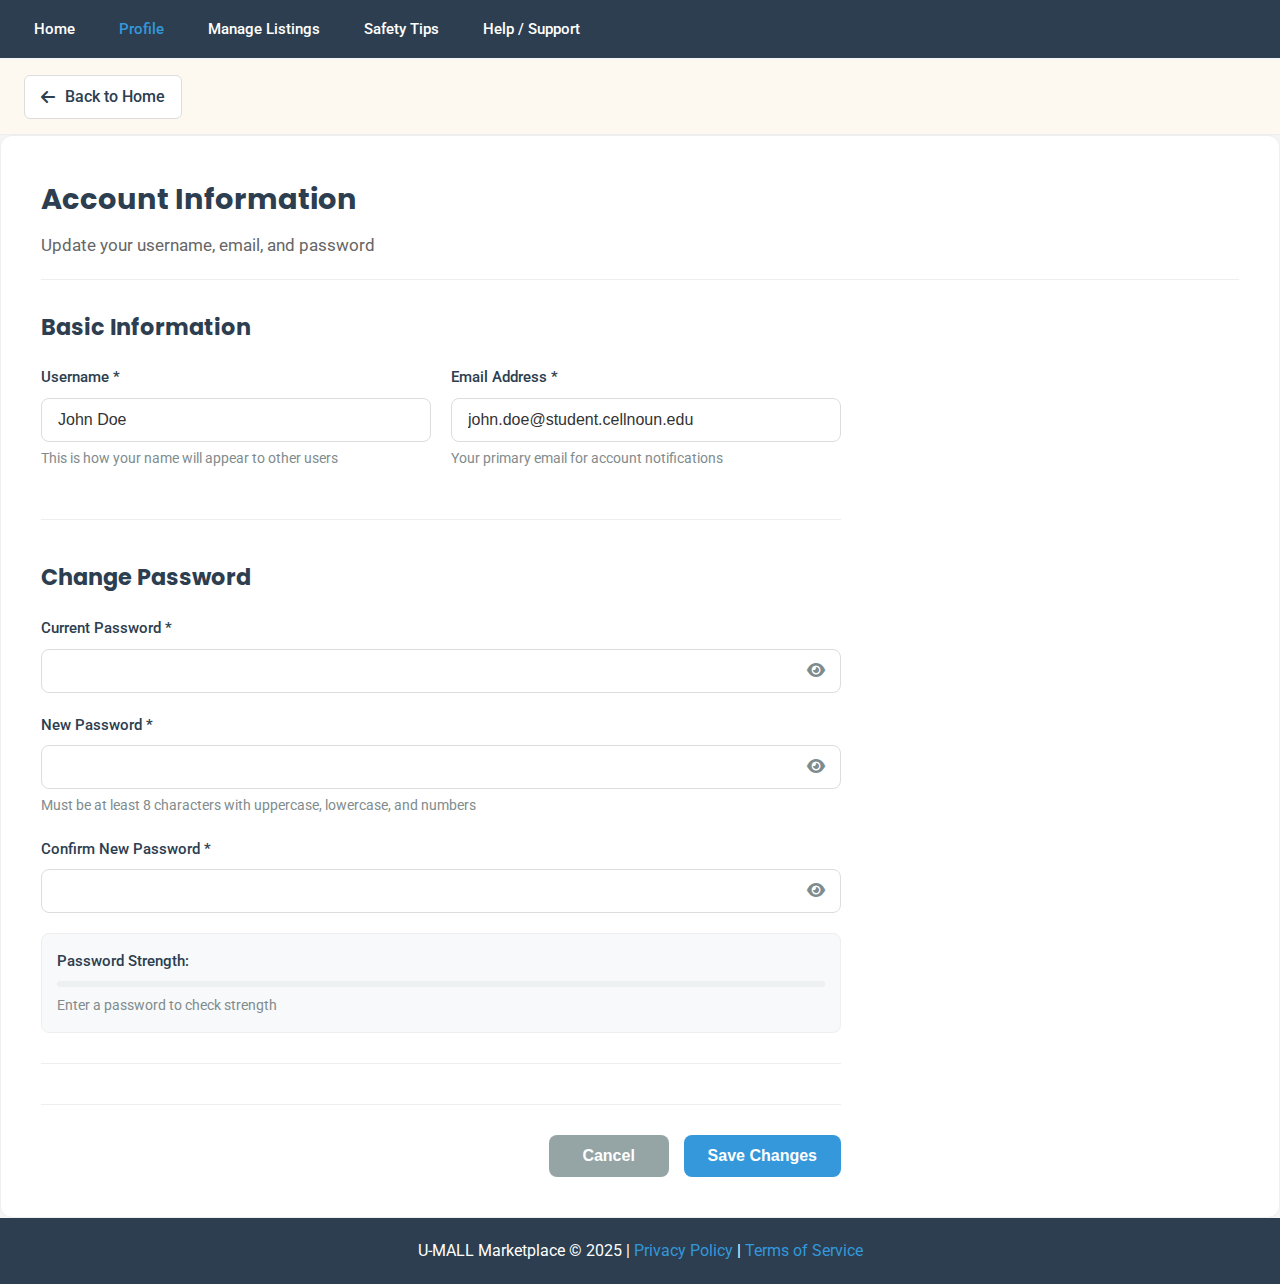
<file: public/profile.html>
<!DOCTYPE html>
<html lang="en">
<head>
    <meta charset="UTF-8">
    <meta name="viewport" content="width=device-width, initial-scale=1.0">
    <title>My Profile - Cell Noun</title>
    <link rel="stylesheet" href="https://cdnjs.cloudflare.com/ajax/libs/font-awesome/6.4.0/css/all.min.css">
    <link rel="preconnect" href="https://fonts.googleapis.com">
    <link rel="preconnect" href="https://fonts.gstatic.com" crossorigin>
    <link href="https://fonts.googleapis.com/css2?family=Poppins:wght@300;400;500;600;700&family=Roboto:wght@300;400;500&display=swap" rel="stylesheet">
    <style>
        /* Reset and base styles */
        * {
            margin: 0;
            padding: 0;
            box-sizing: border-box;
        }

        body {
            font-family: 'Roboto', sans-serif;
            line-height: 1.6;
            color: #333;
            background-color: #f5f5f5;
        }

        .container {
            display: flex;
            flex-direction: column;
            min-height: 100vh;
        }

        /* HEADER STYLES - EXACT MATCH TO OTHER PAGES */
        .header {
            width: 100%;
            position: fixed;
            top: 0;
            z-index: 100;
            background-color: #2c3e50;
        }

        /* Top row - Hidden on mobile, visible on desktop */
        .top-row {
            display: none;
        }

        /* Top row - Show only on desktop (769px and above) */
        @media (min-width: 769px) {
            .top-row {
                display: flex;
                justify-content: space-between;
                align-items: center;
                background-color: #2c3e50;
                color: white;
                padding: 12px 24px;
                width: 100%;
            }

            .top-left {
                display: flex;
                gap: 24px;
            }

            .top-link {
                color: white;
                text-decoration: none;
                font-weight: 500;
                font-size: 0.95rem;
                transition: color 0.3s;
                padding: 5px 10px;
                border-radius: 4px;
            }

            .top-link:hover {
                color: #3498db;
                background-color: rgba(255, 255, 255, 0.1);
            }

            .top-link.active {
                color: #3498db;
            }

            .slash {
                margin: 0 5px;
                color: #ecf0f1;
            }
        }

        /* Hide header completely on mobile */
        @media (max-width: 768px) {
            .header {
                display: none;
            }
        }

        /* Back button */
        .back-container {
            background-color: #fef9f0;
            padding: 15px 24px;
            margin-top: 60px;
            border-bottom: 1px solid #eee;
        }

        .back-button {
            display: inline-flex;
            align-items: center;
            gap: 10px;
            text-decoration: none;
            color: #2c3e50;
            font-weight: 500;
            padding: 8px 16px;
            border-radius: 6px;
            background-color: white;
            border: 1px solid #ddd;
            transition: all 0.3s;
        }

        .back-button:hover {
            background-color: #f5f5f5;
            border-color: #3498db;
            color: #3498db;
        }

        /* Main content */
        .profile-content {
            flex-grow: 1;
            background-color: white;
            padding: 40px 24px;
            margin-top: 60px;
        }

        .content-wrapper {
            max-width: 1200px;
            margin: 0 auto;
        }

        /* Adjust main content for desktop when header is visible */
        @media (min-width: 769px) {
            .profile-content {
                padding-top: 120px;
                margin-top: 60px;
            }
            
            .back-container {
                margin-top: 60px;
            }
        }

        /* Page header */
        .page-header {
            margin-bottom: 40px;
            padding-bottom: 20px;
            border-bottom: 2px solid #eee;
        }

        .page-header h1 {
            font-family: 'Poppins', sans-serif;
            font-size: 2.2rem;
            color: #2c3e50;
            margin-bottom: 10px;
            display: flex;
            align-items: center;
            gap: 15px;
        }

        .page-header h1 i {
            color: #3498db;
        }

        .page-header p {
            color: #666;
            font-size: 1.1rem;
        }

        /* Profile container */
        .profile-container {
            display: grid;
            grid-template-columns: 280px 1fr;
            gap: 40px;
            min-height: 600px;
        }

        /* Sidebar styles */
        .profile-sidebar {
            background-color: #f8f9fa;
            border-radius: 12px;
            padding: 30px;
            border: 1px solid #eee;
            display: flex;
            flex-direction: column;
            height: fit-content;
            position: sticky;
            top: 140px;
        }

        .user-info-card {
            text-align: center;
            margin-bottom: 30px;
            padding-bottom: 30px;
            border-bottom: 1px solid #eee;
        }

        .user-avatar {
            font-size: 5rem;
            color: #3498db;
            margin-bottom: 15px;
        }

        .username {
            font-family: 'Poppins', sans-serif;
            font-size: 1.4rem;
            color: #2c3e50;
            margin-bottom: 8px;
        }

        .user-email {
            color: #666;
            font-size: 0.95rem;
            margin-bottom: 8px;
            word-break: break-all;
        }

        .member-since {
            color: #95a5a6;
            font-size: 0.85rem;
        }

        .sidebar-footer {
            margin-top: 30px;
            padding-top: 20px;
            border-top: 1px solid #eee;
        }

        .logout-link {
            display: flex;
            align-items: center;
            gap: 10px;
            color: #e74c3c;
            text-decoration: none;
            font-weight: 500;
            padding: 10px 15px;
            border-radius: 6px;
            transition: all 0.3s;
        }

        .logout-link:hover {
            background-color: rgba(231, 76, 60, 0.1);
        }

        /* Main content area */
        .profile-main {
            background-color: white;
            border-radius: 12px;
            border: 1px solid #eee;
            overflow: hidden;
        }

        .tab-content {
            padding: 40px;
        }

        .tab-header {
            margin-bottom: 30px;
            padding-bottom: 20px;
            border-bottom: 1px solid #eee;
        }

        .tab-header h2 {
            font-family: 'Poppins', sans-serif;
            font-size: 1.8rem;
            color: #2c3e50;
            margin-bottom: 10px;
            display: flex;
            align-items: center;
            gap: 12px;
        }

        .tab-header h2 i {
            color: #3498db;
        }

        .tab-header p {
            color: #666;
            font-size: 1.05rem;
        }

        /* Form styles */
        .profile-form {
            max-width: 800px;
        }

        .form-section {
            margin-bottom: 40px;
            padding-bottom: 30px;
            border-bottom: 1px solid #eee;
        }

        .form-section:last-child {
            border-bottom: none;
        }

        .form-section h3 {
            font-family: 'Poppins', sans-serif;
            font-size: 1.4rem;
            color: #2c3e50;
            margin-bottom: 20px;
        }

        .form-grid {
            display: grid;
            grid-template-columns: repeat(auto-fit, minmax(250px, 1fr));
            gap: 20px;
        }

        .form-group {
            margin-bottom: 20px;
        }

        .form-group label {
            display: block;
            margin-bottom: 8px;
            font-weight: 500;
            color: #2c3e50;
            font-size: 0.95rem;
        }

        .form-group input {
            width: 100%;
            padding: 12px 16px;
            border-radius: 8px;
            border: 1px solid #ddd;
            font-size: 1rem;
            color: #333;
            transition: all 0.3s;
            background-color: white;
        }

        .form-group input:focus {
            outline: none;
            border-color: #3498db;
            box-shadow: 0 0 0 3px rgba(52, 152, 219, 0.1);
        }

        .form-group input[type="password"] {
            padding-right: 45px;
        }

        .form-hint {
            display: block;
            margin-top: 6px;
            color: #7f8c8d;
            font-size: 0.85rem;
        }

        /* Password input with toggle */
        .password-input {
            position: relative;
        }

        .toggle-password {
            position: absolute;
            right: 12px;
            top: 50%;
            transform: translateY(-50%);
            background: none;
            border: none;
            color: #7f8c8d;
            cursor: pointer;
            padding: 4px;
            font-size: 1rem;
            transition: color 0.3s;
        }

        .toggle-password:hover {
            color: #3498db;
        }

        /* Password strength meter */
        .password-strength {
            margin-top: 15px;
            padding: 15px;
            background-color: #f8f9fa;
            border-radius: 8px;
            border: 1px solid #eee;
        }

        .strength-label {
            font-weight: 500;
            color: #2c3e50;
            margin-bottom: 8px;
            font-size: 0.95rem;
        }

        .strength-meter {
            height: 6px;
            background-color: #ecf0f1;
            border-radius: 3px;
            overflow: hidden;
            margin-bottom: 8px;
        }

        .strength-bar {
            height: 100%;
            width: 0%;
            background-color: #e74c3c;
            border-radius: 3px;
            transition: width 0.3s, background-color 0.3s;
        }

        .strength-bar.weak {
            width: 33%;
            background-color: #e74c3c;
        }

        .strength-bar.medium {
            width: 66%;
            background-color: #f39c12;
        }

        .strength-bar.strong {
            width: 100%;
            background-color: #2ecc71;
        }

        .strength-text {
            color: #7f8c8d;
            font-size: 0.85rem;
        }

        /* Form actions */
        .form-actions {
            display: flex;
            justify-content: flex-end;
            gap: 15px;
            margin-top: 40px;
            padding-top: 30px;
            border-top: 1px solid #eee;
        }

        .btn-cancel,
        .btn-save {
            padding: 12px 24px;
            border-radius: 8px;
            font-weight: 600;
            cursor: pointer;
            border: none;
            transition: all 0.3s;
            font-size: 1rem;
            min-width: 120px;
        }

        .btn-cancel {
            background-color: #95a5a6;
            color: white;
        }

        .btn-cancel:hover {
            background-color: #7f8c8d;
            transform: translateY(-2px);
        }

        .btn-save {
            background-color: #3498db;
            color: white;
        }

        .btn-save:hover {
            background-color: #2980b9;
            transform: translateY(-2px);
        }

        /* Footer styles */
        .footer {
            background-color: #2c3e50;
            color: white;
            text-align: center;
            padding: 20px;
            margin-top: auto;
        }

        .footer a {
            color: #3498db;
            text-decoration: none;
        }

        .footer a:hover {
            text-decoration: underline;
        }

        /* Modal styles */
        .modal {
            display: none;
            position: fixed;
            top: 0;
            left: 0;
            width: 100%;
            height: 100%;
            background-color: rgba(0,0,0,0.5);
            z-index: 1000;
            align-items: center;
            justify-content: center;
            padding: 20px;
        }

        .modal.active {
            display: flex;
        }

        .success-modal {
            background-color: white;
            border-radius: 12px;
            padding: 40px;
            text-align: center;
            max-width: 400px;
            width: 100%;
            box-shadow: 0 10px 40px rgba(0,0,0,0.2);
        }

        .modal-icon {
            font-size: 4rem;
            color: #2ecc71;
            margin-bottom: 20px;
        }

        .success-modal h3 {
            font-family: 'Poppins', sans-serif;
            color: #2c3e50;
            margin-bottom: 15px;
            font-size: 1.8rem;
        }

        .success-modal p {
            color: #666;
            margin-bottom: 30px;
            font-size: 1.1rem;
        }

        .btn-close-modal {
            padding: 12px 30px;
            background-color: #3498db;
            color: white;
            border: none;
            border-radius: 8px;
            font-weight: 600;
            cursor: pointer;
            transition: background-color 0.3s;
            font-size: 1rem;
        }

        .btn-close-modal:hover {
            background-color: #2980b9;
        }

        /* Responsive styles */
        @media (max-width: 992px) {
            .profile-container {
                grid-template-columns: 1fr;
                gap: 30px;
            }
            
            .profile-sidebar {
                position: static;
                height: auto;
            }
            
            .tab-content {
                padding: 30px;
            }
        }

        @media (max-width: 768px) {
            .profile-content {
                padding: 30px 16px;
                margin-top: 30px; /* Reduced because header is hidden */
            }
            
            .back-container {
                margin-top: 30px; /* Reduced because header is hidden */
                padding: 15px 16px;
            }
            
            .page-header h1 {
                font-size: 1.8rem;
            }
            
            .form-grid {
                grid-template-columns: 1fr;
            }
            
            .form-actions {
                flex-direction: column;
            }
            
            .btn-cancel,
            .btn-save {
                width: 100%;
                min-width: auto;
            }
        }

        @media (max-width: 480px) {
            .page-header h1 {
                font-size: 1.6rem;
            }
            
            .tab-header h2 {
                font-size: 1.5rem;
            }
            
            .profile-sidebar {
                padding: 20px;
            }
            
            .tab-content {
                padding: 20px;
            }
        }
    </style>
</head>
<body>
    <!-- Main container -->
    <div class="container">
        
        <!-- Header -->
        <header class="header">
            <div id="header-component">
                <div class="top-row">
                    <div class="top-left">
                        <a href="index.html" class="top-link">Home</a>
                        <a href="profile.html" class="top-link active">Profile</a>
                        <a href="manage-listing.html" class="top-link">Manage Listings</a>
                        <a href="#" class="top-link">Safety Tips</a>
                        <a href="#" class="top-link">Help / Support</a>
                    </div>
                    <div class="top-right" id="auth-links">
                        <!-- Will be dynamically populated by JavaScript -->
                    </div>
                </div>
            </div>
        </header>
        
        <!-- Back button -->
        <div class="back-container">
            <a href="index.html" class="back-button">
                <i class="fas fa-arrow-left"></i> Back to Home
            </a>
        </div>
        
       
                
               
                    
                    <!-- Main content area -->
                    <div class="profile-main">
                        <!-- Personal Information Tab -->
                        <div class="tab-content active" id="personal-info">
                            <div class="tab-header">
                                <h2> Account Information</h2>
                                <p>Update your username, email, and password</p>
                            </div>
                            
                            <form class="profile-form" id="profile-form">
                                <div class="form-section">
                                    <h3>Basic Information</h3>
                                    
                                    <div class="form-grid">
                                        <div class="form-group">
                                            <label for="username">Username *</label>
                                            <input type="text" id="username" value="John Doe" required>
                                            <small class="form-hint">This is how your name will appear to other users</small>
                                        </div>
                                        
                                        <div class="form-group">
                                            <label for="email">Email Address *</label>
                                            <input type="email" id="email" value="john.doe@student.cellnoun.edu" required>
                                            <small class="form-hint">Your primary email for account notifications</small>
                                        </div>
                                    </div>
                                </div>
                                
                                <div class="form-section">
                                    <h3>Change Password</h3>
                                    
                                    <div class="form-group">
                                        <label for="current-password">Current Password *</label>
                                        <div class="password-input">
                                            <input type="password" id="current-password" required>
                                            <button type="button" class="toggle-password" data-target="current-password">
                                                <i class="fas fa-eye"></i>
                                            </button>
                                        </div>
                                    </div>
                                    
                                    <div class="form-group">
                                        <label for="new-password">New Password *</label>
                                        <div class="password-input">
                                            <input type="password" id="new-password" required>
                                            <button type="button" class="toggle-password" data-target="new-password">
                                                <i class="fas fa-eye"></i>
                                            </button>
                                        </div>
                                        <small class="form-hint">Must be at least 8 characters with uppercase, lowercase, and numbers</small>
                                    </div>
                                    
                                    <div class="form-group">
                                        <label for="confirm-password">Confirm New Password *</label>
                                        <div class="password-input">
                                            <input type="password" id="confirm-password" required>
                                            <button type="button" class="toggle-password" data-target="confirm-password">
                                                <i class="fas fa-eye"></i>
                                            </button>
                                        </div>
                                    </div>
                                    
                                    <div class="password-strength">
                                        <div class="strength-label">Password Strength:</div>
                                        <div class="strength-meter">
                                            <div class="strength-bar"></div>
                                        </div>
                                        <div class="strength-text">Enter a password to check strength</div>
                                    </div>
                                </div>
                                
                                <div class="form-actions">
                                    <button type="button" class="btn-cancel" id="cancel-btn">Cancel</button>
                                    <button type="submit" class="btn-save">Save Changes</button>
                                </div>
                            </form>
                        </div>
                    </div>
                </div>
            </div>
        </main>
        
        <!-- Footer -->
        <footer class="footer">
            <p>U-MALL Marketplace &copy; 2025 | <a href="#">Privacy Policy</a> | <a href="#">Terms of Service</a></p>
        </footer>
        
        <!-- Success Modal -->
        <div id="success-modal" class="modal">
            <div class="modal-content success-modal">
                <div class="modal-icon">
                    <i class="fas fa-check-circle"></i>
                </div>
                <h3>Success!</h3>
                <p id="success-message">Your changes have been saved successfully.</p>
                <button class="btn-close-modal">OK</button>
            </div>
        </div>
    </div>

    <script>
        /**
         * Profile Page JavaScript
         * Simplified version focusing on username, email, password, and logout
         */

        // Wait for DOM to be fully loaded
        document.addEventListener('DOMContentLoaded', function() {
            
            // DOM Elements
            const profileForm = document.getElementById('profile-form');
            const usernameInput = document.getElementById('username');
            const emailInput = document.getElementById('email');
            const currentPasswordInput = document.getElementById('current-password');
            const newPasswordInput = document.getElementById('new-password');
            const confirmPasswordInput = document.getElementById('confirm-password');
            const togglePasswordButtons = document.querySelectorAll('.toggle-password');
            const strengthBar = document.querySelector('.strength-bar');
            const strengthText = document.querySelector('.strength-text');
            const cancelBtn = document.getElementById('cancel-btn');
            const logoutLink = document.getElementById('logout-link');
            const successModal = document.getElementById('success-modal');
            const closeModalBtn = document.querySelector('.btn-close-modal');
            const successMessage = document.getElementById('success-message');
            const usernameDisplay = document.getElementById('username-display');
            const emailDisplay = document.getElementById('email-display');
            const authLinksContainer = document.getElementById('auth-links');
            
            // User data (in a real app, this would come from a server/database)
            let userData = {
                username: "John Doe",
                email: "john.doe@student.cellnoun.edu",
                password: "CurrentPassword123",
                isLoggedIn: false
            };
            
            /**
             * Initialize the page
             */
            function init() {
                console.log('Profile page initialized');
                checkLoginStatus();
                populateUserData();
                initEventListeners();
                updateAuthLinks();
            }
            
            /**
             * Check if user is logged in (simulating session check)
             */
            function checkLoginStatus() {
                // Check localStorage for login status
                const loggedIn = localStorage.getItem('isLoggedIn');
                if (loggedIn === 'true') {
                    userData.isLoggedIn = true;
                    // Get user data from localStorage if available
                    const savedUsername = localStorage.getItem('username');
                    const savedEmail = localStorage.getItem('email');
                    if (savedUsername) userData.username = savedUsername;
                    if (savedEmail) userData.email = savedEmail;
                }
            }
            
            /**
             * Update authentication links in header
             */
            function updateAuthLinks() {
                if (!authLinksContainer) return;
                
                if (userData.isLoggedIn) {
                    authLinksContainer.innerHTML = `
                        <a href="#" class="top-link" id="header-logout-link">
                            Logout
                        </a>
                    `;
                    
                    // Add event listener to header logout link
                    const headerLogoutLink = document.getElementById('header-logout-link');
                    if (headerLogoutLink) {
                        headerLogoutLink.addEventListener('click', handleLogout);
                    }
                } else {
                    authLinksContainer.innerHTML = `
                        <a href="sign.html#signin-page" class="top-link">Login</a>
                        <span class="slash">/</span>
                        <a href="sign.html#signup-page" class="top-link">Register</a>
                    `;
                }
            }
            
            /**
             * Populate user data in the UI
             */
            function populateUserData() {
                usernameInput.value = userData.username;
                emailInput.value = userData.email;
                usernameDisplay.textContent = userData.username;
                emailDisplay.textContent = userData.email;
            }
            
            /**
             * Initialize event listeners
             */
            function initEventListeners() {
                // Form submission
                if (profileForm) {
                    profileForm.addEventListener('submit', handleFormSubmit);
                }
                
                // Cancel button
                if (cancelBtn) {
                    cancelBtn.addEventListener('click', handleCancel);
                }
                
                // Toggle password visibility
                togglePasswordButtons.forEach(button => {
                    button.addEventListener('click', togglePasswordVisibility);
                });
                
                // Password strength checker
                if (newPasswordInput) {
                    newPasswordInput.addEventListener('input', checkPasswordStrength);
                }
                
                // Logout functionality
                if (logoutLink) {
                    logoutLink.addEventListener('click', handleLogout);
                }
                
                // Modal close button
                if (closeModalBtn) {
                    closeModalBtn.addEventListener('click', closeSuccessModal);
                }
                
                // Modal overlay click
                if (successModal) {
                    successModal.addEventListener('click', function(e) {
                        if (e.target === successModal) {
                            closeSuccessModal();
                        }
                    });
                }
                
                // Escape key to close modal
                document.addEventListener('keydown', function(e) {
                    if (e.key === 'Escape') {
                        closeSuccessModal();
                    }
                });
            }
            
            /**
             * Handle form submission
             * @param {Event} e - Form submit event
             */
            function handleFormSubmit(e) {
                e.preventDefault();
                
                const username = usernameInput.value.trim();
                const email = emailInput.value.trim();
                const currentPassword = currentPasswordInput.value;
                const newPassword = newPasswordInput.value;
                const confirmPassword = confirmPasswordInput.value;
                
                // Validation
                if (!username || !email) {
                    showError('Username and email are required.');
                    return;
                }
                
                if (!isValidEmail(email)) {
                    showError('Please enter a valid email address.');
                    return;
                }
                
                // Check if password is being changed
                if (currentPassword || newPassword || confirmPassword) {
                    if (!currentPassword || !newPassword || !confirmPassword) {
                        showError('Please fill in all password fields to change your password.');
                        return;
                    }
                    
                    // Check if current password is correct
                    if (currentPassword !== userData.password) {
                        showError('Current password is incorrect.');
                        return;
                    }
                    
                    // Check password strength
                    if (!isStrongPassword(newPassword)) {
                        showError('Password must be at least 8 characters long and contain uppercase, lowercase, and numbers.');
                        return;
                    }
                    
                    // Check if passwords match
                    if (newPassword !== confirmPassword) {
                        showError('New passwords do not match.');
                        return;
                    }
                    
                    // Update password
                    userData.password = newPassword;
                    
                    // Clear password fields
                    currentPasswordInput.value = '';
                    newPasswordInput.value = '';
                    confirmPasswordInput.value = '';
                    strengthBar.style.width = '0%';
                    strengthBar.className = 'strength-bar';
                    strengthText.textContent = 'Enter a password to check strength';
                }
                
                // Update user data
                userData.username = username;
                userData.email = email;
                
                // Update display in sidebar
                usernameDisplay.textContent = username;
                emailDisplay.textContent = email;
                
                // Save to localStorage
                localStorage.setItem('username', username);
                localStorage.setItem('email', email);
                localStorage.setItem('isLoggedIn', 'true');
                
                showSuccess('Profile updated successfully.');
                console.log('Profile data saved:', userData);
            }
            
            /**
             * Handle cancel button click
             */
            function handleCancel() {
                if (confirm('Discard changes?')) {
                    profileForm.reset();
                    populateUserData(); // Reset to original data
                    
                    // Reset password strength display
                    strengthBar.style.width = '0%';
                    strengthBar.className = 'strength-bar';
                    strengthText.textContent = 'Enter a password to check strength';
                    
                    console.log('Changes cancelled');
                }
            }
            
            /**
             * Toggle password visibility
             * @param {Event} e - Click event
             */
            function togglePasswordVisibility(e) {
                const targetId = e.target.closest('button').getAttribute('data-target');
                const passwordInput = document.getElementById(targetId);
                const icon = e.target.closest('button').querySelector('i');
                
                if (passwordInput.type === 'password') {
                    passwordInput.type = 'text';
                    icon.classList.remove('fa-eye');
                    icon.classList.add('fa-eye-slash');
                } else {
                    passwordInput.type = 'password';
                    icon.classList.remove('fa-eye-slash');
                    icon.classList.add('fa-eye');
                }
            }
            
            /**
             * Check password strength
             */
            function checkPasswordStrength() {
                const password = newPasswordInput.value;
                
                if (!password) {
                    strengthBar.style.width = '0%';
                    strengthBar.className = 'strength-bar';
                    strengthText.textContent = 'Enter a password to check strength';
                    return;
                }
                
                let strength = 0;
                
                // Check length
                if (password.length >= 8) strength += 1;
                
                // Check for uppercase
                if (/[A-Z]/.test(password)) strength += 1;
                
                // Check for lowercase
                if (/[a-z]/.test(password)) strength += 1;
                
                // Check for numbers
                if (/\d/.test(password)) strength += 1;
                
                // Check for special characters
                if (/[^A-Za-z0-9]/.test(password)) strength += 1;
                
                // Update strength bar
                let width = 0;
                let className = '';
                let text = '';
                
                switch(strength) {
                    case 0:
                    case 1:
                        width = 20;
                        className = 'weak';
                        text = 'Very Weak';
                        break;
                    case 2:
                        width = 40;
                        className = 'weak';
                        text = 'Weak';
                        break;
                    case 3:
                        width = 60;
                        className = 'medium';
                        text = 'Medium';
                        break;
                    case 4:
                        width = 80;
                        className = 'medium';
                        text = 'Strong';
                        break;
                    case 5:
                        width = 100;
                        className = 'strong';
                        text = 'Very Strong';
                        break;
                }
                
                strengthBar.style.width = width + '%';
                strengthBar.className = 'strength-bar ' + className;
                strengthText.textContent = text;
            }
            
            /**
             * Check if password is strong enough
             * @param {string} password - Password to check
             * @returns {boolean} True if password is strong
             */
            function isStrongPassword(password) {
                return password.length >= 8 &&
                       /[A-Z]/.test(password) &&
                       /[a-z]/.test(password) &&
                       /\d/.test(password);
            }
            
            /**
             * Check if email is valid
             * @param {string} email - Email to validate
             * @returns {boolean} True if email is valid
             */
            function isValidEmail(email) {
                const emailRegex = /^[^\s@]+@[^\s@]+\.[^\s@]+$/;
                return emailRegex.test(email);
            }
            
            /**
             * Show success modal
             * @param {string} message - Success message to display
             */
            function showSuccess(message) {
                if (successMessage) {
                    successMessage.textContent = message;
                }
                if (successModal) {
                    successModal.classList.add('active');
                    document.body.style.overflow = 'hidden';
                }
            }
            
            /**
             * Close success modal
             */
            function closeSuccessModal() {
                if (successModal) {
                    successModal.classList.remove('active');
                    document.body.style.overflow = 'auto';
                }
            }
            
            /**
             * Show error message
             * @param {string} message - Error message to display
             */
            function showError(message) {
                alert(message);
            }
            
            /**
             * Handle logout
             * @param {Event} e - Click event
             */
            function handleLogout(e) {
                e.preventDefault();
                if (confirm('Are you sure you want to logout?')) {
                    // Clear localStorage
                    localStorage.removeItem('isLoggedIn');
                    localStorage.removeItem('username');
                    localStorage.removeItem('email');
                    
                    // Update user data
                    userData.isLoggedIn = false;
                    
                    // Update header
                    updateAuthLinks();
                    
                    alert('You have been logged out.');
                    // Redirect to home page
                    window.location.href = 'index.html';
                }
            }
            
            // Initialize the page
            init();
        });
    </script>
</body>
</html>
</file>
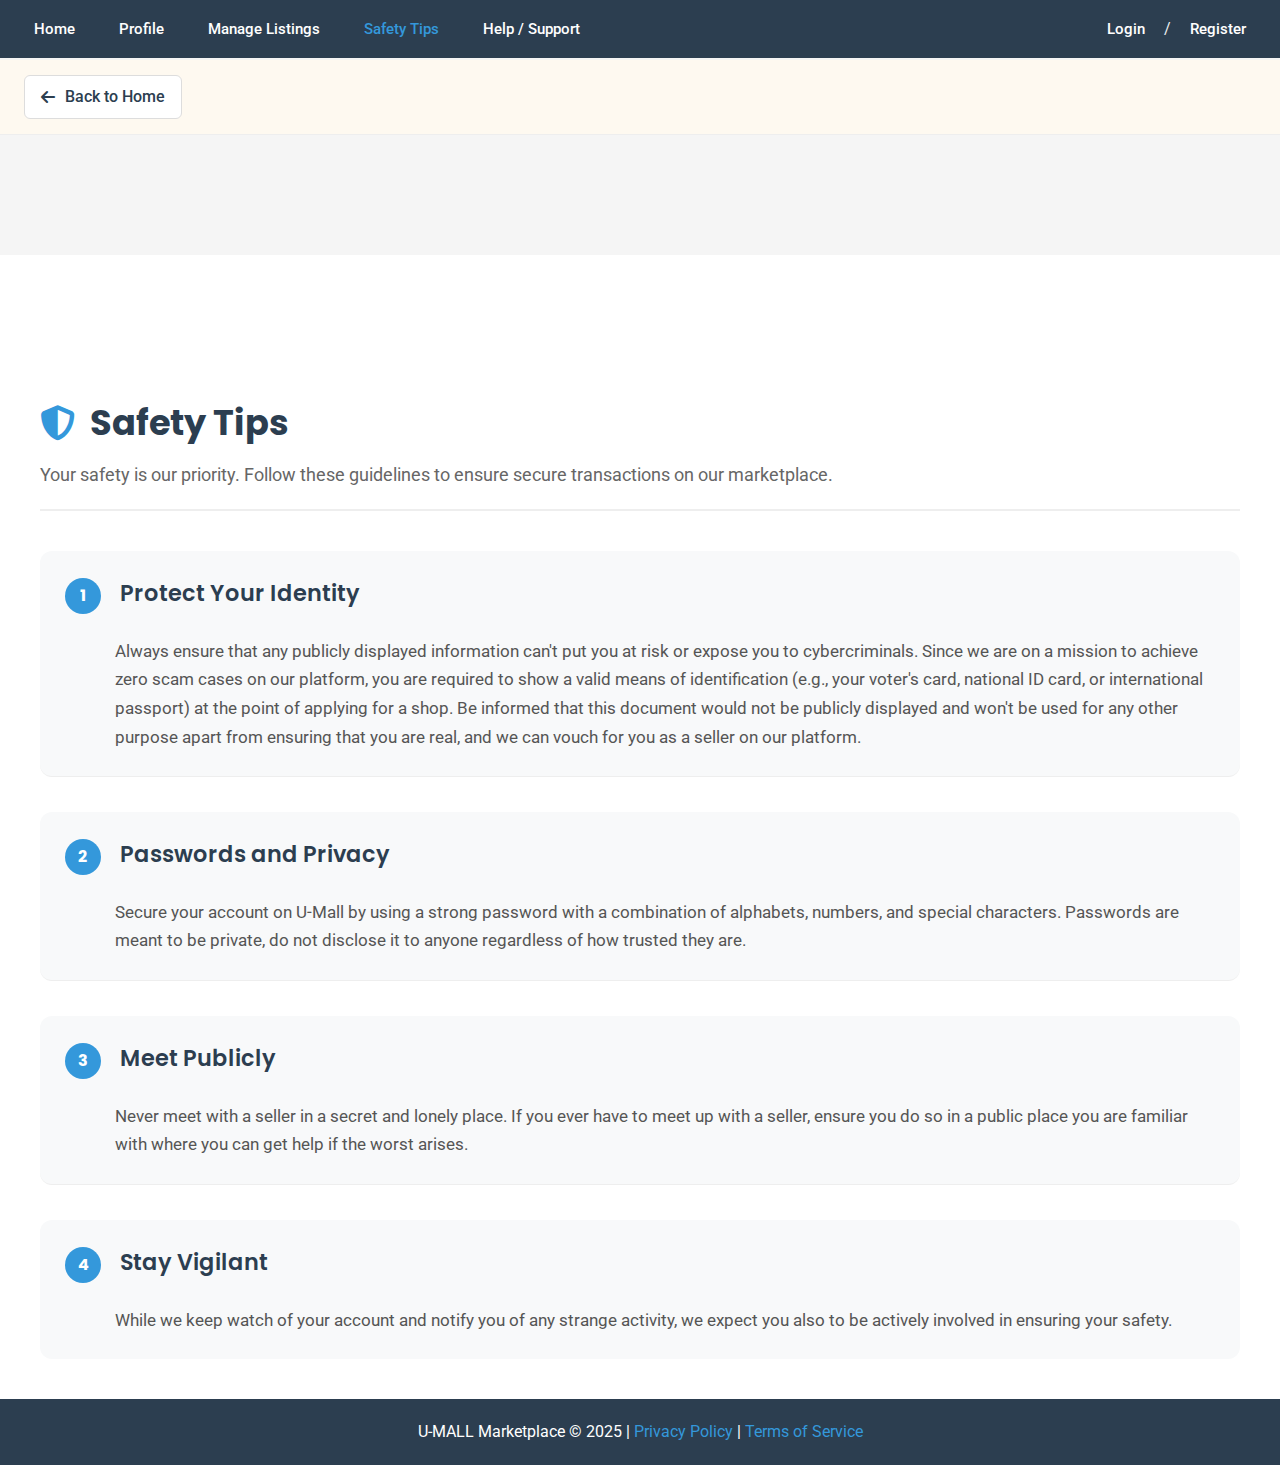
<file: public/safety.html>
<!DOCTYPE html>
<html lang="en">
<head>
    <meta charset="UTF-8">
    <meta name="viewport" content="width=device-width, initial-scale=1.0">
    <title>Safety Tips - U-Mall Marketplace</title>
    <link rel="stylesheet" href="https://cdnjs.cloudflare.com/ajax/libs/font-awesome/6.4.0/css/all.min.css">
    <link rel="preconnect" href="https://fonts.googleapis.com">
    <link rel="preconnect" href="https://fonts.gstatic.com" crossorigin>
    <link href="https://fonts.googleapis.com/css2?family=Poppins:wght@300;400;500;600;700&family=Roboto:wght@300;400;500&display=swap" rel="stylesheet">
    <style>
       /* Reset and base styles */
        * {
            margin: 0;
            padding: 0;
            box-sizing: border-box;
        }

        body {
            font-family: 'Roboto', sans-serif;
            line-height: 1.6;
            color: #333;
            background-color: #f5f5f5;
        }

        .container {
            display: flex;
            flex-direction: column;
            min-height: 100vh;
        }

        /* HEADER STYLES - EXACT MATCH TO OTHER PAGES */
        .header {
            width: 100%;
            position: fixed;
            top: 0;
            z-index: 100;
            background-color: #2c3e50;
        }

        /* Top row - Hidden on mobile, visible on desktop */
        .top-row {
            display: none;
        }

       

        /* Top row - Show only on desktop (769px and above) */
        @media (min-width: 769px) {
            .top-row {
                display: flex;
                justify-content: space-between;
                align-items: center;
                background-color: #2c3e50;
                color: white;
                padding: 12px 24px;
                width: 100%;
            }

            .top-left {
                display: flex;
                gap: 24px;
            }

            .top-link {
                color: white;
                text-decoration: none;
                font-weight: 500;
                font-size: 0.95rem;
                transition: color 0.3s;
                padding: 5px 10px;
                border-radius: 4px;
            }

            .top-link:hover {
                color: #3498db;
                background-color: rgba(255, 255, 255, 0.1);
            }

            .top-link.active {
                color: #3498db;
            }

            .slash {
                margin: 0 5px;
                color: #ecf0f1;
            }
        }

        /* Hide header completely on mobile */
        @media (max-width: 768px) {
            .header {
                display: none;
            }
        }

        /* Main Content Styles */
        .main-content {
            flex-grow: 1;
            background-color: white;
            padding: 100px 24px 40px;
            margin-top: 60px;
        }

        .content-wrapper {
            max-width: 1200px;
            margin: 0 auto;
        }

        /* Page Header */
        .page-header {
            margin-bottom: 40px;
            padding-bottom: 20px;
            border-bottom: 2px solid #eee;
        }

        .page-title {
            font-family: 'Poppins', sans-serif;
            font-size: 2.2rem;
            color: #2c3e50;
            margin-bottom: 10px;
            display: flex;
            align-items: center;
            gap: 15px;
        }

        .page-title i {
            color: #3498db;
        }

        .page-subtitle {
            color: #666;
            font-size: 1.1rem;
        }

        /* Safety Tips List - Clean and simple */
        .safety-tips-list {
            width: 100%;
        }

        .safety-tip-item {
            margin-bottom: 35px;
            padding-bottom: 35px;
            border-bottom: 1px solid #eee;
            position: relative;
            background-color: #f8f9fa;
            border-radius: 12px;
            padding: 25px;
            transition: all 0.3s ease;
        }

        .safety-tip-item:hover {
            transform: translateY(-5px);
            box-shadow: 0 10px 20px rgba(0, 0, 0, 0.1);
            background-color: white;
        }

        .safety-tip-item:last-child {
            margin-bottom: 0;
            padding-bottom: 25px;
            border-bottom: none;
        }

        .tip-number {
            display: inline-block;
            background-color: #3498db;
            color: white;
            width: 36px;
            height: 36px;
            border-radius: 50%;
            text-align: center;
            line-height: 36px;
            font-weight: bold;
            margin-right: 15px;
            font-size: 1rem;
            font-family: 'Poppins', sans-serif;
        }

        .tip-title {
            display: inline-block;
            font-family: 'Poppins', sans-serif;
            font-size: 1.4rem;
            color: #2c3e50;
            margin-bottom: 15px;
            font-weight: 600;
        }

        .tip-description {
            color: #555;
            line-height: 1.7;
            font-size: 1.05rem;
            margin-left: 50px;
            margin-top: 10px;
        }

        /* Footer styles */
        .footer {
            background-color: #2c3e50;
            color: white;
            text-align: center;
            padding: 20px;
            margin-top: auto;
        }

        .footer a {
            color: #3498db;
            text-decoration: none;
        }

        .footer a:hover {
            text-decoration: underline;
        }

        /* Back to Home button */
        .back-container {
            background-color: #fef9f0;
            padding: 15px 24px;
            margin-top: 60px;
            border-bottom: 1px solid #eee;
        }

        .back-button {
            display: inline-flex;
            align-items: center;
            gap: 10px;
            text-decoration: none;
            color: #2c3e50;
            font-weight: 500;
            padding: 8px 16px;
            border-radius: 6px;
            background-color: white;
            border: 1px solid #ddd;
            transition: all 0.3s;
        }

        .back-button:hover {
            background-color: #f5f5f5;
            border-color: #3498db;
            color: #3498db;
        }

        /* Responsive Styles */
        @media (max-width: 768px) {
            .main-content {
                padding: 30px 16px;
                margin-top: 30px;
            }
            
            .page-title {
                font-size: 1.8rem;
            }
            
            .tip-title {
                font-size: 1.2rem;
            }
            
            .tip-description {
                margin-left: 0;
                font-size: 1rem;
            }
            
            .tip-number {
                display: block;
                margin-bottom: 10px;
                width: 32px;
                height: 32px;
                line-height: 32px;
                margin-right: 0;
            }
            
            .safety-tip-item {
                padding: 20px;
            }
        }

        @media (min-width: 769px) {
            .main-content {
                padding: 140px 24px 40px;
                margin-top: 120px;
            }
        }

        @media (max-width: 480px) {
            .page-title {
                font-size: 1.6rem;
            }
            
            .safety-tip-item {
                padding: 15px;
            }
            
            .tip-description {
                font-size: 0.95rem;
            }
        }

        /* Accessibility improvements */
        @media (prefers-reduced-motion: reduce) {
            * {
                animation-duration: 0.01ms !important;
                animation-iteration-count: 1 !important;
                transition-duration: 0.01ms !important;
            }
        }

        /* Focus styles for accessibility */
        a:focus-visible,
        button:focus-visible {
            outline: 2px solid #3498db;
            outline-offset: 2px;
        }
    </style>
</head>
<body>
    <!-- Main container -->
    <div class="container">
        <!-- HEADER - EXACT MATCH TO OTHER PAGES -->
        <header class="header">
            <!-- First row - only shown on desktop -->
            <div class="top-row">
                <div class="top-left">
                    <a href="index.html" class="top-link">Home</a>
                    <a href="profile.html" class="top-link">Profile</a>
                    <a href="manage-listing.html" class="top-link">Manage Listings</a>
                    <a href="safety.html" class="top-link active">Safety Tips</a>
                    <a href="#" class="top-link">Help / Support</a>
                </div>
                <div class="top-right" id="auth-links">
                    <!-- Will be dynamically populated by JavaScript -->
                </div>
            </div>
            
            <!-- Second row - Not needed for safety page -->
            <div class="second-row"></div>
        </header>
        
        <!-- Back to Home button -->
        <div class="back-container">
            <a href="index.html" class="back-button">
                <i class="fas fa-arrow-left"></i> Back to Home
            </a>
        </div>

        <!-- Main Content -->
        <main class="main-content">
            <div class="content-wrapper">
                <!-- Page Header -->
                <div class="page-header">
                    <h1 class="page-title"><i class="fas fa-shield-alt"></i> Safety Tips</h1>
                    <p class="page-subtitle">Your safety is our priority. Follow these guidelines to ensure secure transactions on our marketplace.</p>
                </div>

                <!-- Safety Tips List - Clean and simple -->
                <div class="safety-tips-list">
                    <!-- Tip 1 -->
                    <div class="safety-tip-item">
                        <div class="tip-number">1</div>
                        <h3 class="tip-title">Protect Your Identity</h3>
                        <p class="tip-description">
                            Always ensure that any publicly displayed information can't put you at risk or expose you to cybercriminals. Since we are on a mission to achieve zero scam cases on our platform, you are required to show a valid means of identification (e.g., your voter's card, national ID card, or international passport) at the point of applying for a shop. Be informed that this document would not be publicly displayed and won't be used for any other purpose apart from ensuring that you are real, and we can vouch for you as a seller on our platform.
                        </p>
                    </div>

                    <!-- Tip 2 -->
                    <div class="safety-tip-item">
                        <div class="tip-number">2</div>
                        <h3 class="tip-title">Passwords and Privacy</h3>
                        <p class="tip-description">
                            Secure your account on U-Mall by using a strong password with a combination of alphabets, numbers, and special characters. Passwords are meant to be private, do not disclose it to anyone regardless of how trusted they are.
                        </p>
                    </div>

                    <!-- Tip 3 -->
                    <div class="safety-tip-item">
                        <div class="tip-number">3</div>
                        <h3 class="tip-title">Meet Publicly</h3>
                        <p class="tip-description">
                            Never meet with a seller in a secret and lonely place. If you ever have to meet up with a seller, ensure you do so in a public place you are familiar with where you can get help if the worst arises.
                        </p>
                    </div>

                    <!-- Tip 4 -->
                    <div class="safety-tip-item">
                        <div class="tip-number">4</div>
                        <h3 class="tip-title">Stay Vigilant</h3>
                        <p class="tip-description">
                            While we keep watch of your account and notify you of any strange activity, we expect you also to be actively involved in ensuring your safety.
                        </p>
                    </div>
                </div>
            </div>
        </main>

        <footer class="footer">
            <p>U-MALL Marketplace &copy; 2025 | <a href="#">Privacy Policy</a> | <a href="#">Terms of Service</a></p>
        </footer>
    </div>

    <!-- JavaScript -->
    <script>
        /**
         * Safety Page JavaScript
         * Self-contained with dynamic header authentication state
         */

        document.addEventListener('DOMContentLoaded', function() {
            
            // Header authentication links container
            const authLinksContainer = document.getElementById('auth-links');
            
            // Initialize
            init();
            
            function init() {
                updateAuthLinks();
            }
            
            /**
             * Check if user is logged in and update header accordingly
             */
            function checkLoggedInStatus() {
                const currentUser = localStorage.getItem('currentUser');
                return currentUser ? JSON.parse(currentUser) : null;
            }
            
            /**
             * Update authentication links in header
             */
            function updateAuthLinks() {
                if (!authLinksContainer) return;
                
                const currentUser = checkLoggedInStatus();
                
                if (currentUser) {
                    // User is logged in - show logout
                    authLinksContainer.innerHTML = `
                        <a href="profile.html" class="top-link">Profile</a>
                        <a href="#" class="top-link" id="header-logout-link">
                            Logout
                        </a>
                    `;
                    
                    // Add event listener to header logout link
                    const headerLogoutLink = document.getElementById('header-logout-link');
                    if (headerLogoutLink) {
                        headerLogoutLink.addEventListener('click', handleLogout);
                    }
                } else {
                    // User is not logged in - show login/register
                    authLinksContainer.innerHTML = `
                        <a href="sign.html#signin-page" class="top-link">Login</a>
                        <span class="slash">/</span>
                        <a href="sign.html#signup-page" class="top-link">Register</a>
                    `;
                }
            }
            
            /**
             * Handle logout from header
             */
            function handleLogout(e) {
                e.preventDefault();
                if (confirm('Are you sure you want to logout?')) {
                    // Clear localStorage
                    localStorage.removeItem('currentUser');
                    
                    // Update header
                    updateAuthLinks();
                    
                    // If on profile page, redirect to home
                    if (window.location.pathname.includes('profile.html')) {
                        window.location.href = 'index.html';
                    } else {
                        // Refresh the current page
                        window.location.reload();
                    }
                }
            }
        });
    </script>
</body>
</html>
</file>
<file: public/CSS/header-component.css>
/* Header component styles */
.top-row {
    display: flex;
    justify-content: space-between;
    align-items: center;
    background-color: #2c3e50;
    color: white;
    padding: 12px 24px;
    width: 100%;
    position: relative; /* Fixed positioning */
    top: 0; /* Stick to the top */
    left: 0;
    z-index: 1001; /* Higher z-index to stay on top */
    box-shadow: 0 2px 5px rgba(0,0,0,0.1); /* Add shadow for separation */
}

.top-left {
    display: flex;
    gap: 24px;
}

.top-link {
    color: white;
    text-decoration: none;
    font-weight: 500;
    font-size: 0.95rem;
    transition: color 0.3s;
    padding: 5px 10px;
    border-radius: 4px;
}

.top-link:hover {
    color: #3498db;
    background-color: rgba(255, 255, 255, 0.1);
}

.slash {
    margin: 0 5px;
    color: #ecf0f1;
}

/* Responsive styles for header component */
@media (max-width: 768px) {
    .top-row {
        flex-direction: column;
        gap: 12px;
        padding: 16px;
        text-align: center;
    }
    
    .top-left {
        justify-content: center;
        flex-wrap: wrap;
        gap: 10px;
    }
    
    .top-link {
        padding: 4px 8px;
        font-size: 0.9rem;
    }
}
</file>
<file: public/CSS/index.css>
/* Reset and base styles */
* {
    margin: 0;
    padding: 0;
    box-sizing: border-box;
}

body {
    font-family: 'Roboto', sans-serif;
    line-height: 1.6;
    color: #333;
    background-color: #f5f5f5;
}

.container {
    display: flex;
    flex-direction: column;
    min-height: 100vh;
}

/* Header styles */
.header {
    width: 100%;
    position: fixed;
    top: 0;
    z-index: 100;
}

/* Second row with milky/cream background */
.second-row {
    display: flex;
    justify-content: space-between;
    align-items: center;
    background-color: #fef9f0; /* Milky/cream color */
    padding: 16px 24px;
    box-shadow: 0 2px 4px rgba(0,0,0,0.05);
}

.menu-toggle {
    background: none;
    border: none;
    font-size: 1.8rem;
    color: #2c3e50;
    cursor: pointer;
    padding: 8px;
    border-radius: 4px;
    transition: background-color 0.3s;
}

.menu-toggle:hover {
    background-color: rgba(44, 62, 80, 0.1);
}

/* Search bar styles */
.search-container {
    flex-grow: 1;
    max-width: 600px;
    margin: 0 24px;
}

.search-bar {
    display: flex;
    border-radius: 30px;
    overflow: hidden;
    box-shadow: 0 2px 8px rgba(0,0,0,0.1);
}

#search-input {
    flex-grow: 1;
    padding: 14px 20px;
    border: none;
    font-size: 1rem;
    background-color: white;
}

#search-input:focus {
    outline: none;
}

.search-button {
    background-color: #3498db;
    color: white;
    border: none;
    padding: 0 24px;
    cursor: pointer;
    font-size: 1.2rem;
    transition: background-color 0.3s;
}

.search-button:hover {
    background-color: #2980b9;
}

/* sell now */
.sell-now-tab {
    display: flex;
    align-items: center;
    justify-content: flex-end;
}

.sell-link {
    background-color: #a07205;
    color: white;
    padding: 10px 20px;
    text-decoration: none;
    border-radius: 5px;
    font-weight: bold;
    transition: background-color 0.3s;
}

.sell-link:hover {
    background-color: #ae9714;
}

/* Side menu styles */
.side-menu {
    position: fixed;
    top: 0;
    left: -320px;
    width: 300px;
    height: 100%;
    background-color: white;
    box-shadow: 4px 0 15px rgba(0,0,0,0.1);
    z-index: 1000;
    transition: left 0.3s ease;
    display: flex;
    flex-direction: column;
    overflow-y: auto;
}

.side-menu.active {
    left: 0;
}

.menu-header {
    display: flex;
    justify-content: space-between;
    align-items: center;
    padding: 24px;
    background-color: #2c3e50;
    color: white;
    position: sticky;
    top: 0;
    z-index: 2;
}

.menu-header h2 {
    font-family: 'Poppins', sans-serif;
    font-size: 1.5rem;
}

.close-menu {
    background: none;
    border: none;
    color: white;
    font-size: 1.5rem;
    cursor: pointer;
    padding: 4px;
}

/* Campus filter section */
.campus-filter {
    padding: 20px 24px;
    border-bottom: 1px solid #eee;
}

.filter-header {
    display: flex;
    align-items: center;
    margin-bottom: 16px;
}

.filter-header i {
    font-size: 1.2rem;
    color: #3498db;
    margin-right: 12px;
}

.filter-header h3 {
    font-family: 'Poppins', sans-serif;
    font-size: 1.1rem;
    color: #2c3e50;
}

.campus-list {
    list-style: none;
}

.campus-item {
    display: flex;
    align-items: center;
    padding: 12px 16px;
    margin-bottom: 8px;
    border-radius: 8px;
    cursor: pointer;
    transition: all 0.3s;
    border: 1px solid transparent;
}

.campus-item:hover {
    background-color: #f5f5f5;
}

.campus-item.active {
    background-color: #e3f2fd;
    border-color: #3498db;
}

.campus-item i {
    margin-right: 12px;
    font-size: 1rem;
    color: #3498db;
    width: 20px;
    text-align: center;
}

.campus-item span {
    flex-grow: 1;
    font-weight: 500;
}

.campus-count {
    font-size: 0.85rem;
    color: #7f8c8d;
    background-color: #ecf0f1;
    padding: 2px 8px;
    border-radius: 12px;
}

/* Category section */
.category-section {
    padding: 20px 24px;
    flex-grow: 1;
}

.menu-list {
    list-style: none;
}

.menu-item {
    padding: 0;
    margin-bottom: 4px;
}

.menu-item a {
    display: flex;
    align-items: center;
    padding: 14px 16px;
    text-decoration: none;
    color: #333;
    font-weight: 500;
    font-size: 1rem;
    transition: background-color 0.3s;
    border-left: 4px solid transparent;
    border-radius: 4px;
}

.menu-item a:hover {
    background-color: #f5f5f5;
    border-left-color: #3498db;
}

.menu-item i {
    margin-right: 12px;
    font-size: 1rem;
    width: 20px;
    text-align: center;
    color: #3498db;
}

.category-count {
    font-size: 0.85rem;
    color: #7f8c8d;
    margin-left: auto;
}

.menu-footer {
    padding: 20px;
    text-align: center;
    color: #777;
    font-size: 0.85rem;
    border-top: 1px solid #eee;
}

/* Overlay styles */
.overlay {
    position: fixed;
    top: 0;
    left: 0;
    width: 100%;
    height: 100%;
    background-color: rgba(0,0,0,0.5);
    z-index: 999;
    opacity: 0;
    visibility: hidden;
    transition: opacity 0.3s, visibility 0.3s;
}

.overlay.active {
    opacity: 1;
    visibility: visible;
}

/* Main content styles */
.main-content {
    flex-grow: 1;
    background-color: white;
    padding: 140px 24px 40px;
    margin-top: 80px;
}

.content-wrapper {
    max-width: 1200px;
    margin: 0 auto;
}





.campus-chips-container {
    display: flex;
    flex-wrap: wrap;
    gap: 10px;
}

.chip {
    padding: 8px 16px;
    background-color: #ecf0f1;
    border-radius: 20px;
    font-size: 0.9rem;
    cursor: pointer;
    transition: all 0.3s;
    border: 2px solid transparent;
}

.chip:hover {
    background-color: #d5dbdb;
}

.chip.active {
    background-color: #3498db;
    color: white;
    border-color: #2980b9;
}

/* Business cards section */
.business-cards-section {
    margin-bottom: 50px;
}

.section-title {
    font-family: 'Poppins', sans-serif;
    font-size: 2rem;
    color: #2c3e50;
    margin-bottom: 8px;
}

.section-subtitle {
    font-size: 1.1rem;
    color: #666;
    margin-bottom: 30px;
}

.business-cards-grid {
    display: grid;
    grid-template-columns: repeat(auto-fill, minmax(350px, 1fr));
    gap: 30px;
}

.business-card {
    display: block;
    text-decoration: none;
    color: inherit;
    background-color: white;
    border-radius: 12px;
    overflow: hidden;
    box-shadow: 0 4px 12px rgba(0,0,0,0.08);
    transition: all 0.3s ease;
    border: 1px solid #eee;
}

.business-card:hover {
    transform: translateY(-8px);
    box-shadow: 0 12px 24px rgba(0,0,0,0.15);
}

.business-image {
    position: relative;
    height: 200px;
    overflow: hidden;
}

.image-placeholder {
    height: 100%;
    display: flex;
    align-items: center;
    justify-content: center;
    font-size: 4rem;
    color: white;
    background: linear-gradient(135deg, #3498db, #2c3e50);
}

.image-placeholder.food {
    background: linear-gradient(135deg, #e74c3c, #c0392b);
}

.image-placeholder.books {
    background: linear-gradient(135deg, #9b59b6, #8e44ad);
}

.image-placeholder.dorm {
    background: linear-gradient(135deg, #1abc9c, #16a085);
}

.image-placeholder.online {
    background: linear-gradient(135deg, #f39c12, #d35400);
}

.image-placeholder.lab {
    background: linear-gradient(135deg, #34495e, #2c3e50);
}

.campus-badge {
    position: absolute;
    top: 15px;
    right: 15px;
    background-color: rgba(44, 62, 80, 0.9);
    color: white;
    padding: 6px 12px;
    border-radius: 20px;
    font-size: 0.85rem;
    font-weight: 600;
    display: flex;
    align-items: center;
    gap: 5px;
}

.campus-badge i {
    font-size: 0.8rem;
}

.business-info {
    padding: 24px;
}

.business-name {
    font-family: 'Poppins', sans-serif;
    font-size: 1.4rem;
    color: #2c3e50;
    margin-bottom: 16px;
    line-height: 1.3;
}

.business-location,
.business-category,
.business-hours {
    display: flex;
    align-items: center;
    margin-bottom: 12px;
    font-size: 0.95rem;
}

.business-location i,
.business-category i,
.business-hours i {
    color: #3498db;
    margin-right: 10px;
    width: 20px;
    text-align: center;
    font-size: 1rem;
}

.business-location span,
.business-category span,
.business-hours span {
    color: #555;
    flex-grow: 1;
}

/* No results message */
.no-results {
    text-align: center;
    padding: 60px 20px;
    background-color: #f8f9fa;
    border-radius: 12px;
    border: 2px dashed #ddd;
}

.no-results i {
    font-size: 4rem;
    color: #bdc3c7;
    margin-bottom: 20px;
}

.no-results h3 {
    font-family: 'Poppins', sans-serif;
    color: #7f8c8d;
    margin-bottom: 10px;
    font-size: 1.5rem;
}

.no-results p {
    color: #95a5a6;
    font-size: 1.1rem;
}

/* Footer styles */
.footer {
    background-color: #2c3e50;
    color: white;
    text-align: center;
    padding: 20px;
    margin-top: auto;
}

.footer a {
    color: #3498db;
    text-decoration: none;
}

.footer a:hover {
    text-decoration: underline;
}

/* Responsive styles */
@media (max-width: 768px) {
    .second-row {
        flex-direction: column;
        gap: 16px;
        padding: 16px;
    }
    
    .menu-toggle {
        align-self: flex-start;
    }
    
    .search-container {
        width: 100%;
        margin: 0;
    }
    
    .sell-now-tab {
        align-self: flex-end;
    }
    
    .side-menu {
        width: 280px;
        left: -280px;
    }
    
    .business-cards-grid {
        grid-template-columns: repeat(auto-fill, minmax(280px, 1fr));
        gap: 20px;
    }
    
    .business-card {
        margin-bottom: 15px;
    }
    
    .business-image {
        height: 180px;
    }
    
    .main-content {
        padding: 160px 16px 40px;
        margin-top: 120px;
    }
    
    .campus-chips-container {
        justify-content: center;
    }
    
    .active-campus {
        flex-direction: column;
        align-items: flex-start;
        gap: 10px;
    }
    
    .clear-filter {
        align-self: flex-start;
    }
}

@media (max-width: 480px) {
    .business-cards-grid {
        grid-template-columns: 1fr;
    }
    
    .section-title {
        font-size: 1.6rem;
    }
    
    .section-subtitle {
        font-size: 1rem;
    }
    
    .business-name {
        font-size: 1.2rem;
    }
    
    .image-placeholder {
        font-size: 3rem;
    }
}
</file>
